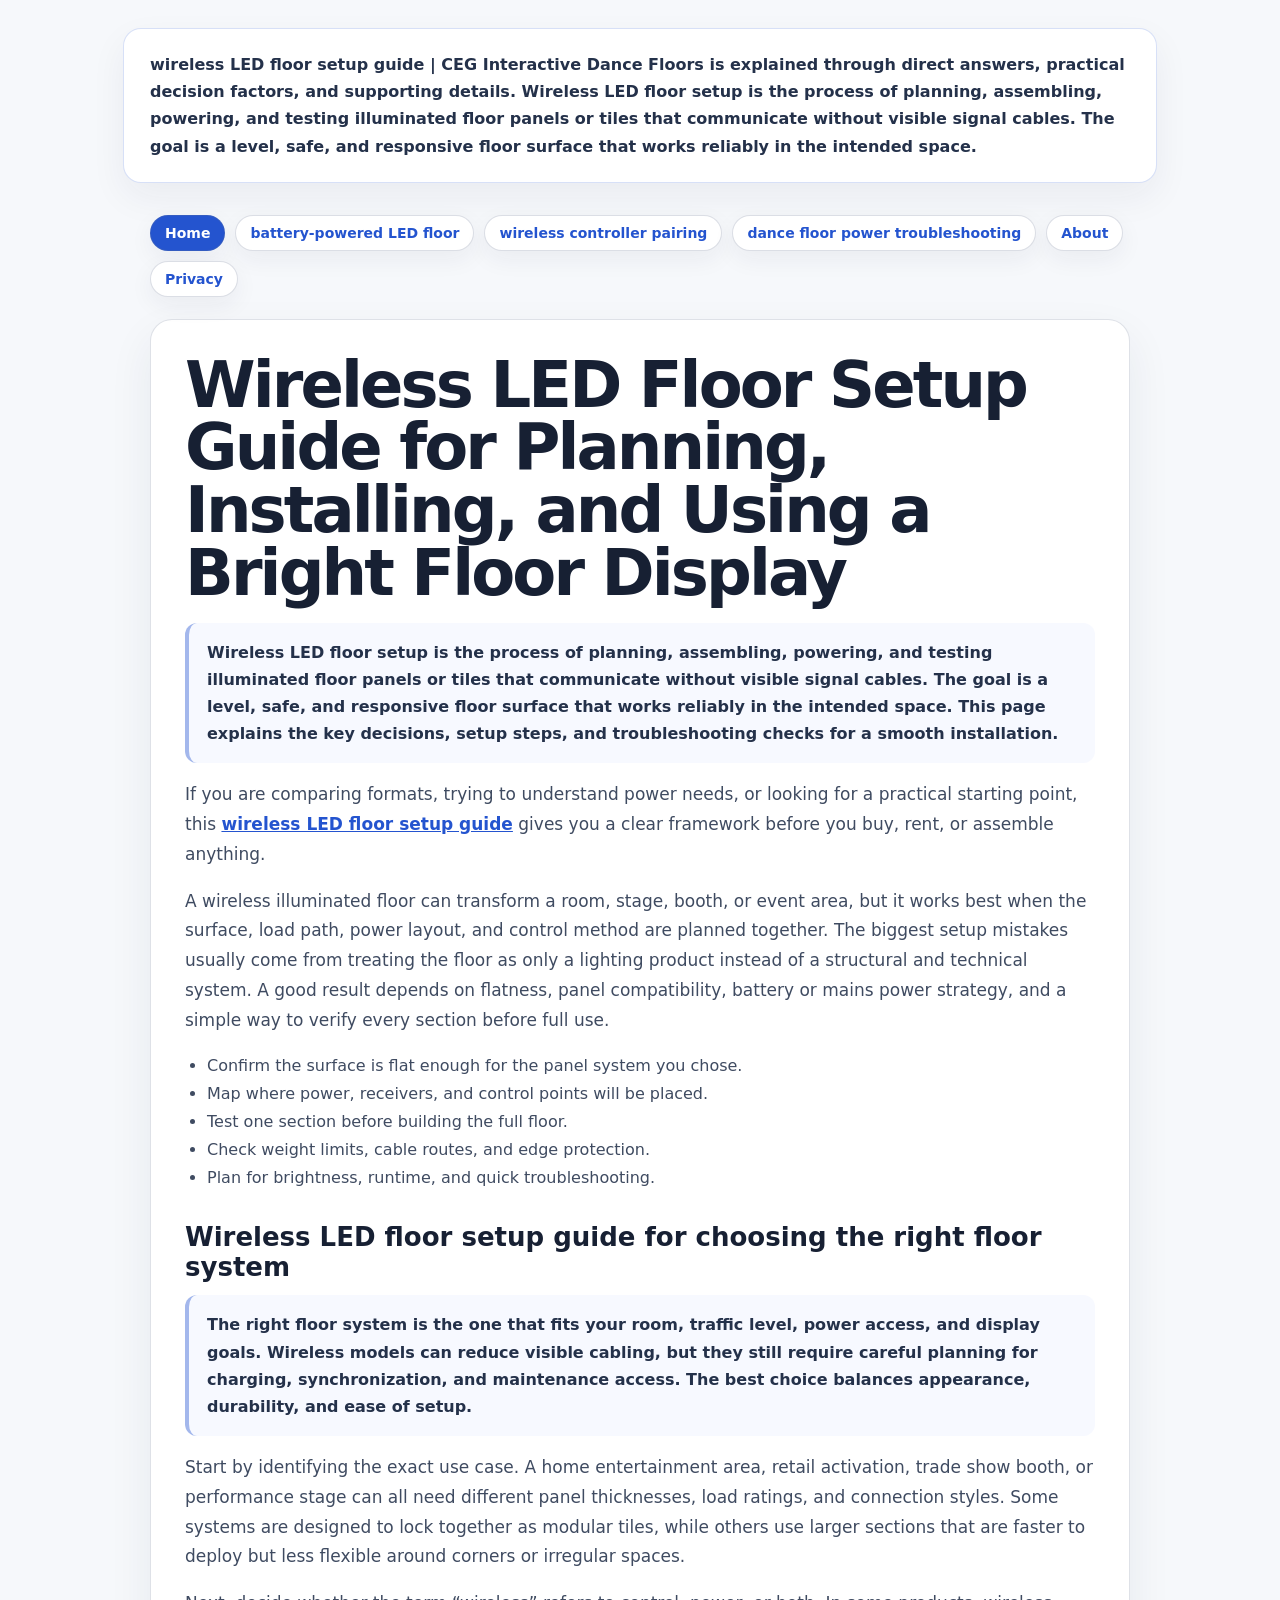
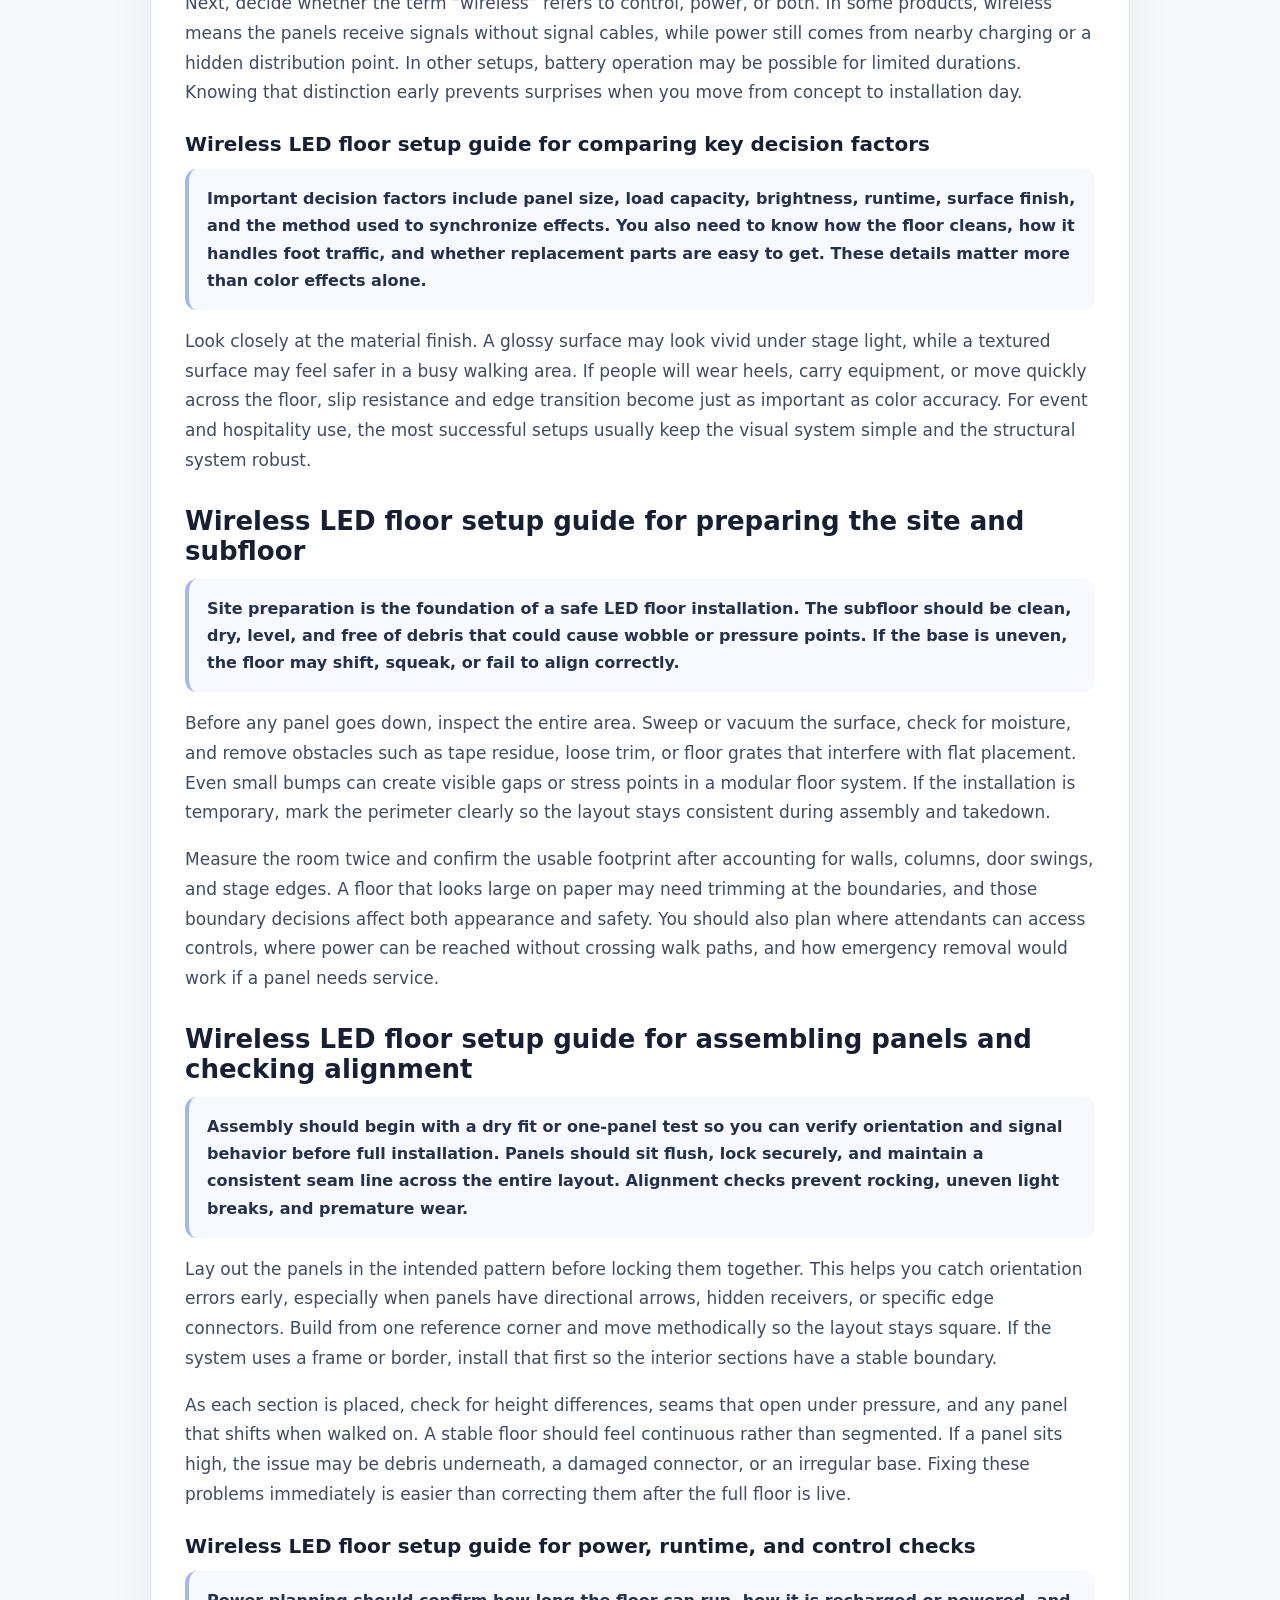
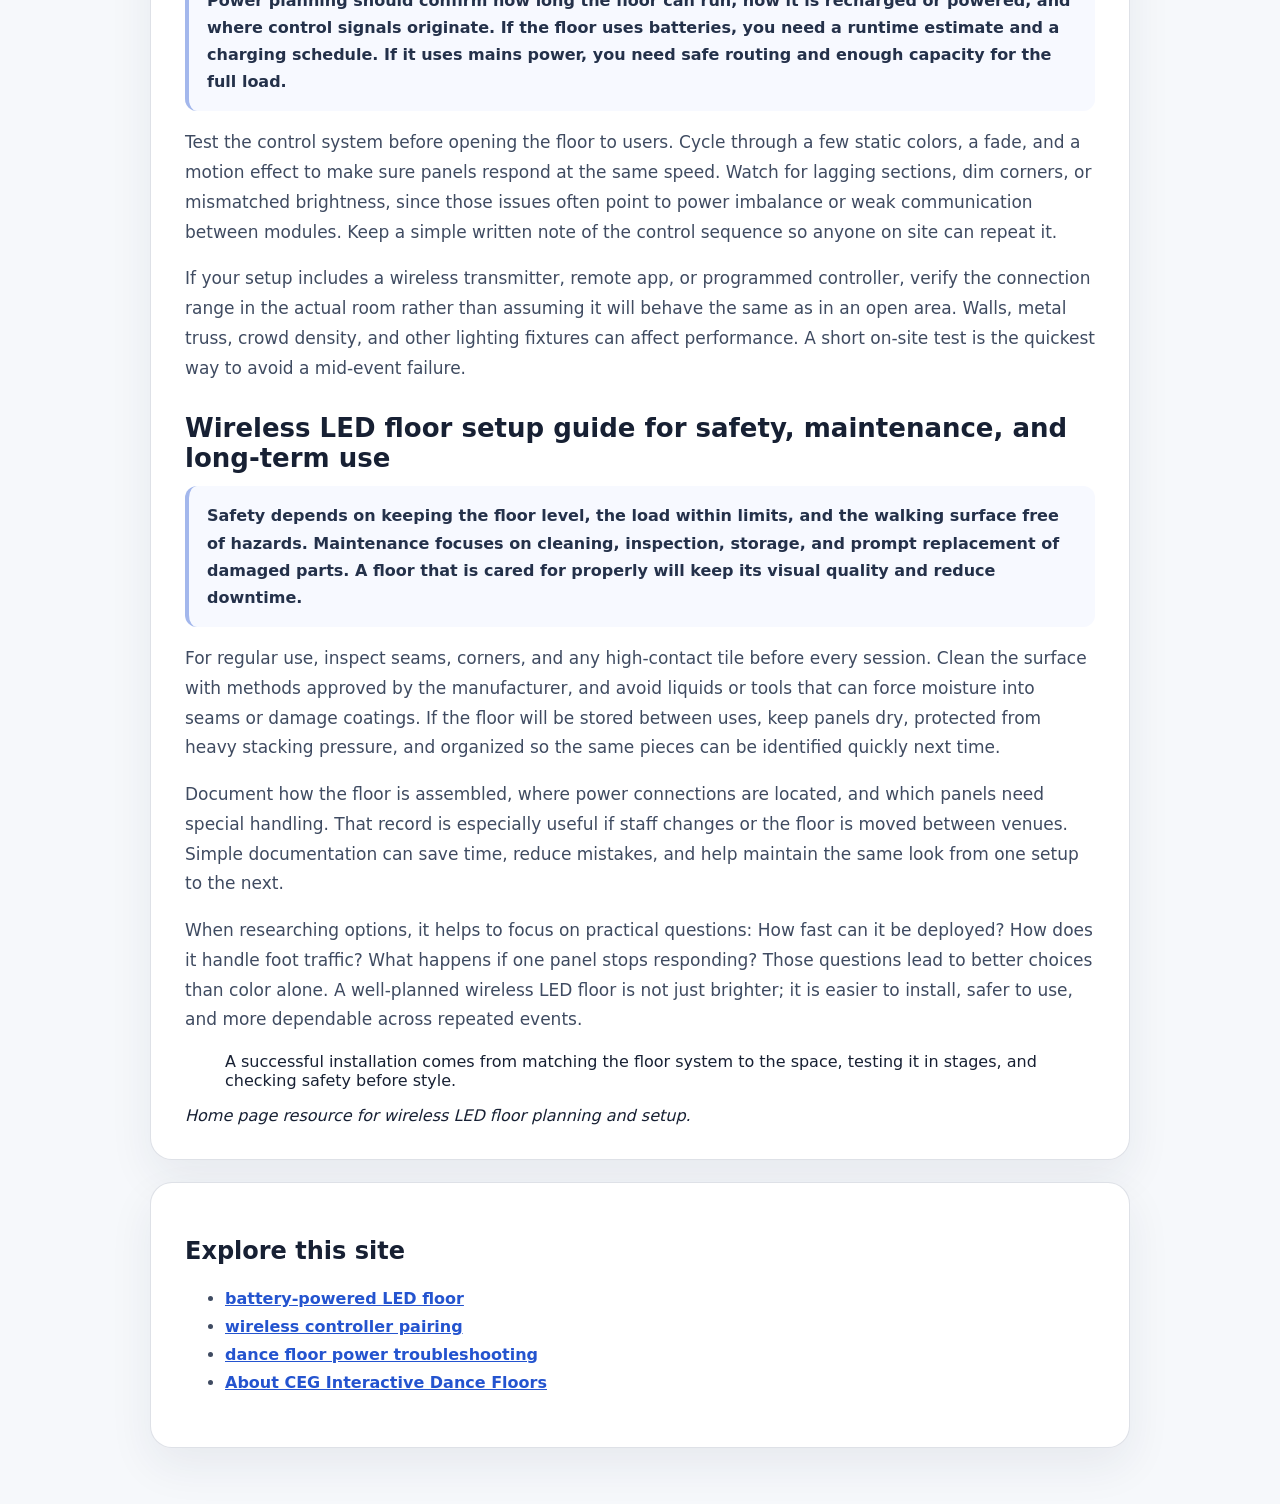
<file: index.html>
<!DOCTYPE html><html lang="en"> <head><meta charset="utf-8"><meta name="viewport" content="width=device-width, initial-scale=1"><title>wireless LED floor setup guide | CEG Interactive Dance Floors</title><meta name="description" content="A concise guide for wireless LED floor setup guide. Includes a local reference to CEG Interactive Dance Floors."><link rel="stylesheet" href="./styles.css"><script type="application/ld+json">{
  "@context": "https://schema.org",
  "@type": "Article",
  "headline": "wireless LED floor setup guide | CEG Interactive Dance Floors",
  "description": "A concise guide for wireless LED floor setup guide. Includes a local reference to CEG Interactive Dance Floors.",
  "about": {
    "@type": "Service",
    "name": "LED Dance Floor Rental"
  },
  "datePublished": "2026-08-06T00:03:48.329Z",
  "dateModified": "2026-08-06T00:03:48.329Z",
  "mentions": {
    "@type": "LocalBusiness",
    "name": "CEG Interactive Dance Floors",
    "url": "https://ceginteractive.com/led-dance-floors/"
  }
}</script></head> <body> <pre class="cs-aio-answer"><code>wireless LED floor setup guide | CEG Interactive Dance Floors is explained through direct answers, practical decision factors, and supporting details. Wireless LED floor setup is the process of planning, assembling, powering, and testing illuminated floor panels or tiles that communicate without visible signal cables. The goal is a level, safe, and responsive floor surface that works reliably in the intended space.</code></pre> <main class="cs-shell cs-layout-problem-solution"> <nav class="cs-nav" aria-label="Site navigation"><a href="./index.html" aria-current="page">Home</a><a href="./battery-powered-led-floor/index.html">battery-powered LED floor</a><a href="./wireless-controller-pairing/index.html">wireless controller pairing</a><a href="./dance-floor-power-troubleshooting/index.html">dance floor power troubleshooting</a><a href="./about/index.html">About</a><a href="./privacy-policy/index.html">Privacy</a></nav> <section class="cs-card cs-generated"><h1>Wireless LED Floor Setup Guide for Planning, Installing, and Using a Bright Floor Display</h1><pre><code>Wireless LED floor setup is the process of planning, assembling, powering, and testing illuminated floor panels or tiles that communicate without visible signal cables. The goal is a level, safe, and responsive floor surface that works reliably in the intended space. This page explains the key decisions, setup steps, and troubleshooting checks for a smooth installation.</code></pre><p>If you are comparing formats, trying to understand power needs, or looking for a practical starting point, this <a href="https://storage.googleapis.com/offpage-cloud-sites/cloud-sites/led-dance-floor-rental-f7d449dc/wireless-led-dance-floor-setup-a96fb026/wireless-led-floor-setup-guide/index.html">wireless LED floor setup guide</a> gives you a clear framework before you buy, rent, or assemble anything.</p><p>A wireless illuminated floor can transform a room, stage, booth, or event area, but it works best when the surface, load path, power layout, and control method are planned together. The biggest setup mistakes usually come from treating the floor as only a lighting product instead of a structural and technical system. A good result depends on flatness, panel compatibility, battery or mains power strategy, and a simple way to verify every section before full use.</p><ul><li>Confirm the surface is flat enough for the panel system you chose.</li><li>Map where power, receivers, and control points will be placed.</li><li>Test one section before building the full floor.</li><li>Check weight limits, cable routes, and edge protection.</li><li>Plan for brightness, runtime, and quick troubleshooting.</li></ul><h2>Wireless LED floor setup guide for choosing the right floor system</h2><pre><code>The right floor system is the one that fits your room, traffic level, power access, and display goals. Wireless models can reduce visible cabling, but they still require careful planning for charging, synchronization, and maintenance access. The best choice balances appearance, durability, and ease of setup.</code></pre><p>Start by identifying the exact use case. A home entertainment area, retail activation, trade show booth, or performance stage can all need different panel thicknesses, load ratings, and connection styles. Some systems are designed to lock together as modular tiles, while others use larger sections that are faster to deploy but less flexible around corners or irregular spaces.</p><p>Next, decide whether the term “wireless” refers to control, power, or both. In some products, wireless means the panels receive signals without signal cables, while power still comes from nearby charging or a hidden distribution point. In other setups, battery operation may be possible for limited durations. Knowing that distinction early prevents surprises when you move from concept to installation day.</p><h3>Wireless LED floor setup guide for comparing key decision factors</h3><pre><code>Important decision factors include panel size, load capacity, brightness, runtime, surface finish, and the method used to synchronize effects. You also need to know how the floor cleans, how it handles foot traffic, and whether replacement parts are easy to get. These details matter more than color effects alone.</code></pre><p>Look closely at the material finish. A glossy surface may look vivid under stage light, while a textured surface may feel safer in a busy walking area. If people will wear heels, carry equipment, or move quickly across the floor, slip resistance and edge transition become just as important as color accuracy. For event and hospitality use, the most successful setups usually keep the visual system simple and the structural system robust.</p><h2>Wireless LED floor setup guide for preparing the site and subfloor</h2><pre><code>Site preparation is the foundation of a safe LED floor installation. The subfloor should be clean, dry, level, and free of debris that could cause wobble or pressure points. If the base is uneven, the floor may shift, squeak, or fail to align correctly.</code></pre><p>Before any panel goes down, inspect the entire area. Sweep or vacuum the surface, check for moisture, and remove obstacles such as tape residue, loose trim, or floor grates that interfere with flat placement. Even small bumps can create visible gaps or stress points in a modular floor system. If the installation is temporary, mark the perimeter clearly so the layout stays consistent during assembly and takedown.</p><p>Measure the room twice and confirm the usable footprint after accounting for walls, columns, door swings, and stage edges. A floor that looks large on paper may need trimming at the boundaries, and those boundary decisions affect both appearance and safety. You should also plan where attendants can access controls, where power can be reached without crossing walk paths, and how emergency removal would work if a panel needs service.</p><h2>Wireless LED floor setup guide for assembling panels and checking alignment</h2><pre><code>Assembly should begin with a dry fit or one-panel test so you can verify orientation and signal behavior before full installation. Panels should sit flush, lock securely, and maintain a consistent seam line across the entire layout. Alignment checks prevent rocking, uneven light breaks, and premature wear.</code></pre><p>Lay out the panels in the intended pattern before locking them together. This helps you catch orientation errors early, especially when panels have directional arrows, hidden receivers, or specific edge connectors. Build from one reference corner and move methodically so the layout stays square. If the system uses a frame or border, install that first so the interior sections have a stable boundary.</p><p>As each section is placed, check for height differences, seams that open under pressure, and any panel that shifts when walked on. A stable floor should feel continuous rather than segmented. If a panel sits high, the issue may be debris underneath, a damaged connector, or an irregular base. Fixing these problems immediately is easier than correcting them after the full floor is live.</p><h3>Wireless LED floor setup guide for power, runtime, and control checks</h3><pre><code>Power planning should confirm how long the floor can run, how it is recharged or powered, and where control signals originate. If the floor uses batteries, you need a runtime estimate and a charging schedule. If it uses mains power, you need safe routing and enough capacity for the full load.</code></pre><p>Test the control system before opening the floor to users. Cycle through a few static colors, a fade, and a motion effect to make sure panels respond at the same speed. Watch for lagging sections, dim corners, or mismatched brightness, since those issues often point to power imbalance or weak communication between modules. Keep a simple written note of the control sequence so anyone on site can repeat it.</p><p>If your setup includes a wireless transmitter, remote app, or programmed controller, verify the connection range in the actual room rather than assuming it will behave the same as in an open area. Walls, metal truss, crowd density, and other lighting fixtures can affect performance. A short on-site test is the quickest way to avoid a mid-event failure.</p><h2>Wireless LED floor setup guide for safety, maintenance, and long-term use</h2><pre><code>Safety depends on keeping the floor level, the load within limits, and the walking surface free of hazards. Maintenance focuses on cleaning, inspection, storage, and prompt replacement of damaged parts. A floor that is cared for properly will keep its visual quality and reduce downtime.</code></pre><p>For regular use, inspect seams, corners, and any high-contact tile before every session. Clean the surface with methods approved by the manufacturer, and avoid liquids or tools that can force moisture into seams or damage coatings. If the floor will be stored between uses, keep panels dry, protected from heavy stacking pressure, and organized so the same pieces can be identified quickly next time.</p><p>Document how the floor is assembled, where power connections are located, and which panels need special handling. That record is especially useful if staff changes or the floor is moved between venues. Simple documentation can save time, reduce mistakes, and help maintain the same look from one setup to the next.</p><p>When researching options, it helps to focus on practical questions: How fast can it be deployed? How does it handle foot traffic? What happens if one panel stops responding? Those questions lead to better choices than color alone. A well-planned wireless LED floor is not just brighter; it is easier to install, safer to use, and more dependable across repeated events.</p><blockquote>A successful installation comes from matching the floor system to the space, testing it in stages, and checking safety before style.</blockquote><address>Home page resource for wireless LED floor planning and setup.</address></section> <section class="cs-card"><h2>Explore this site</h2><ul><li><a href="./battery-powered-led-floor/index.html">battery-powered LED floor</a></li><li><a href="./wireless-controller-pairing/index.html">wireless controller pairing</a></li><li><a href="./dance-floor-power-troubleshooting/index.html">dance floor power troubleshooting</a></li><li><a href="./about/index.html">About CEG Interactive Dance Floors</a></li></ul></section> </main> </body></html>
</file>
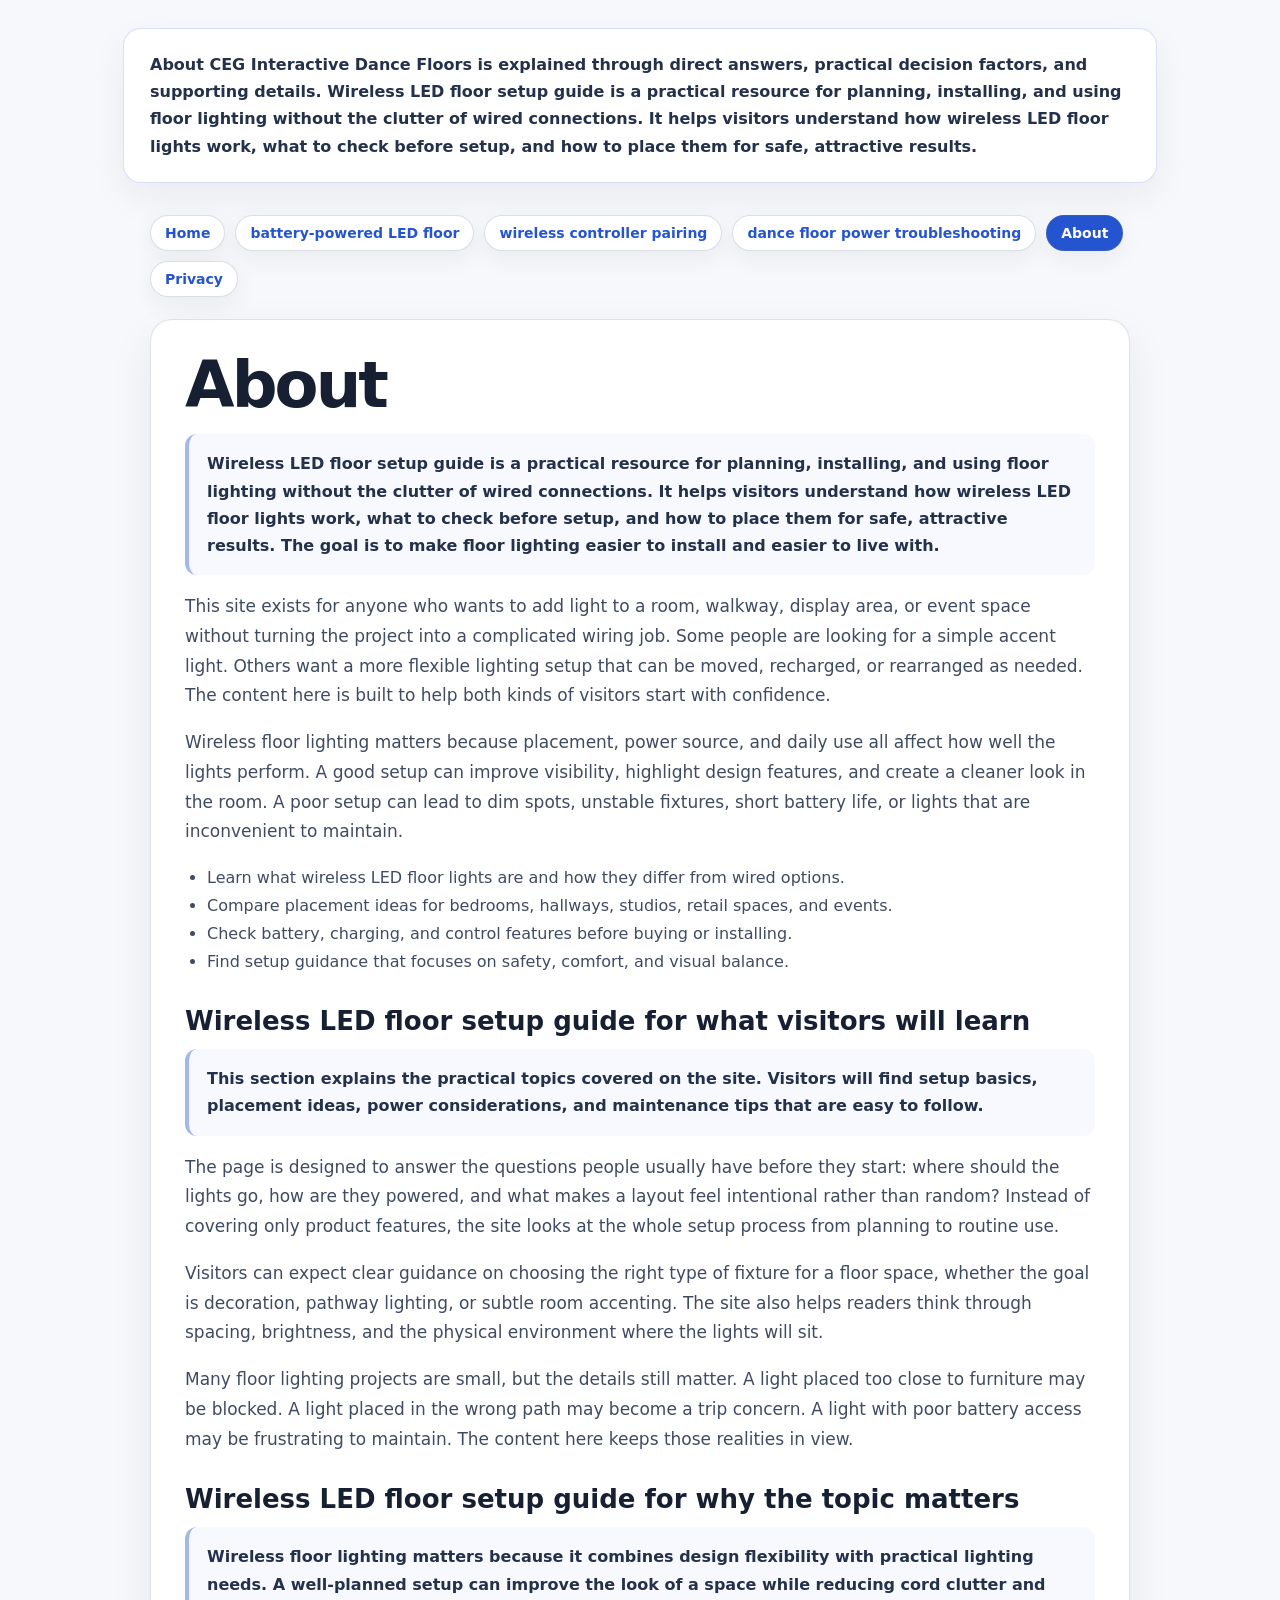
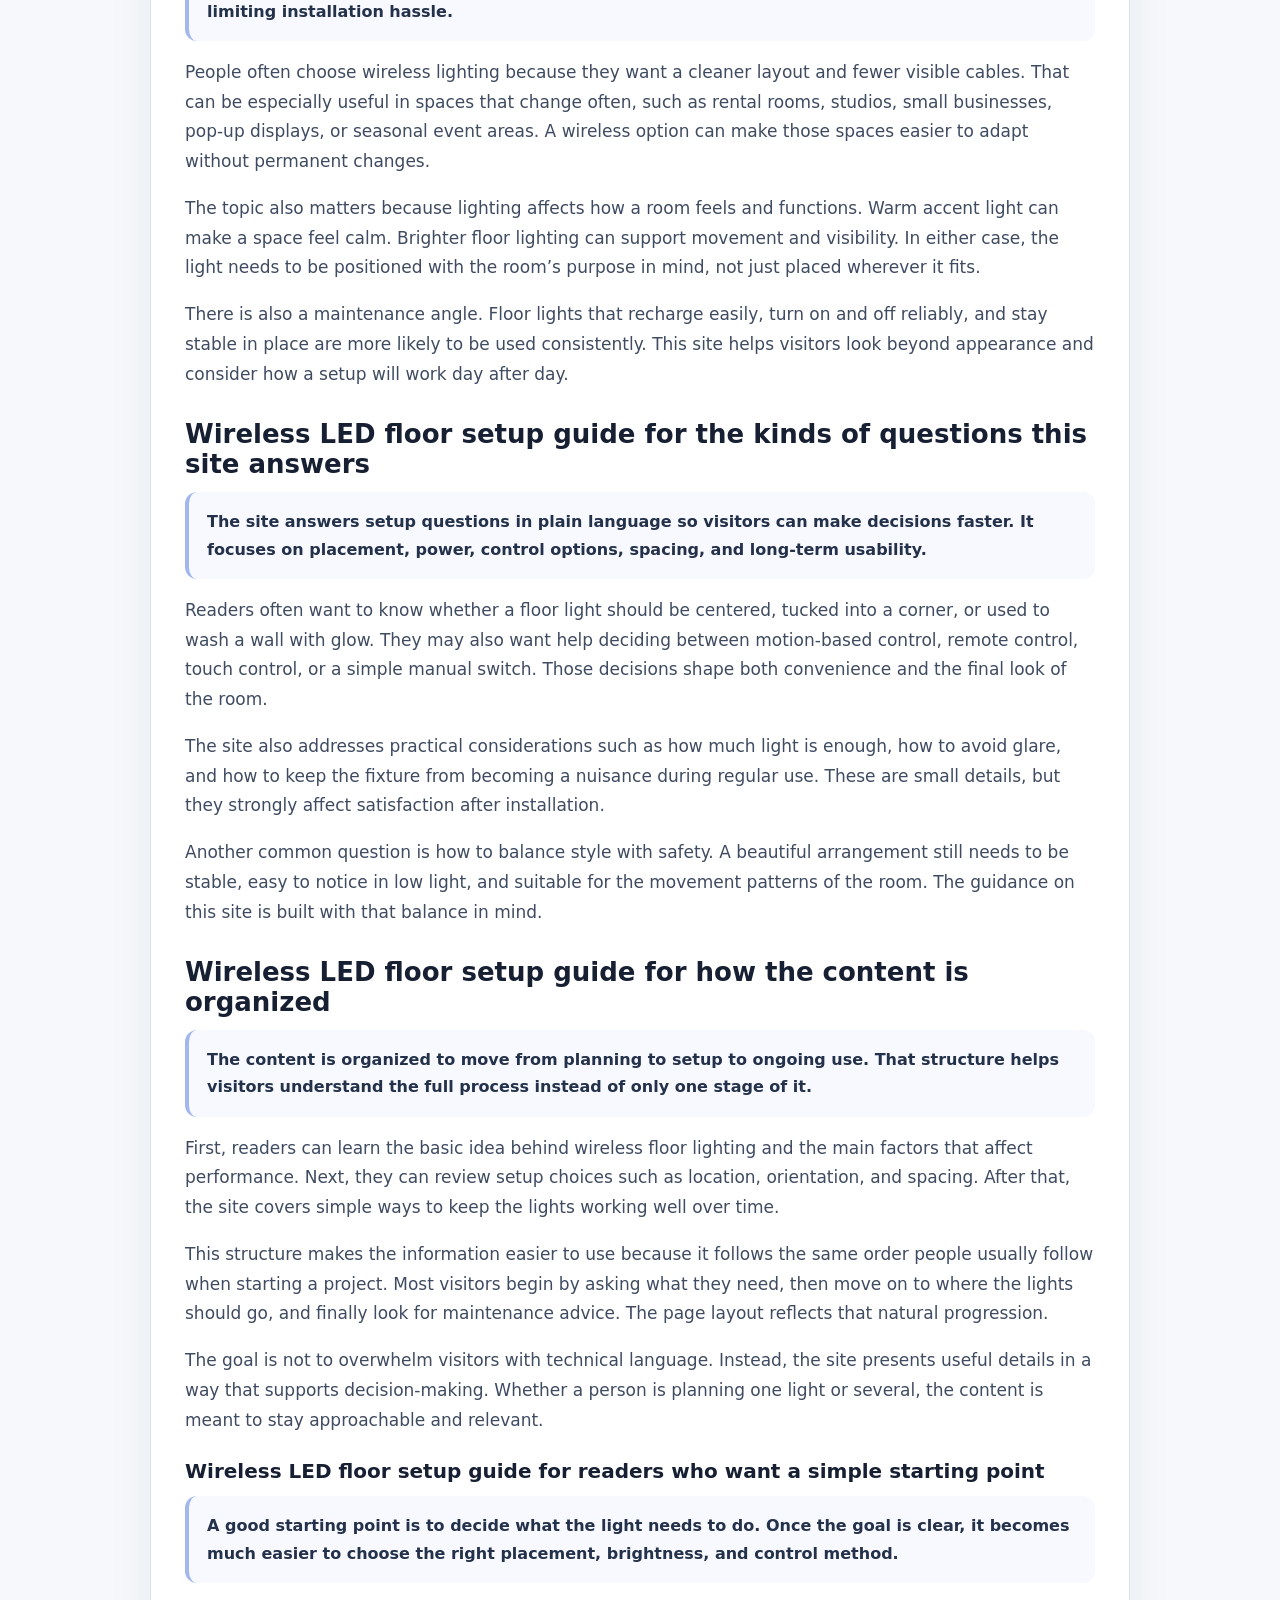
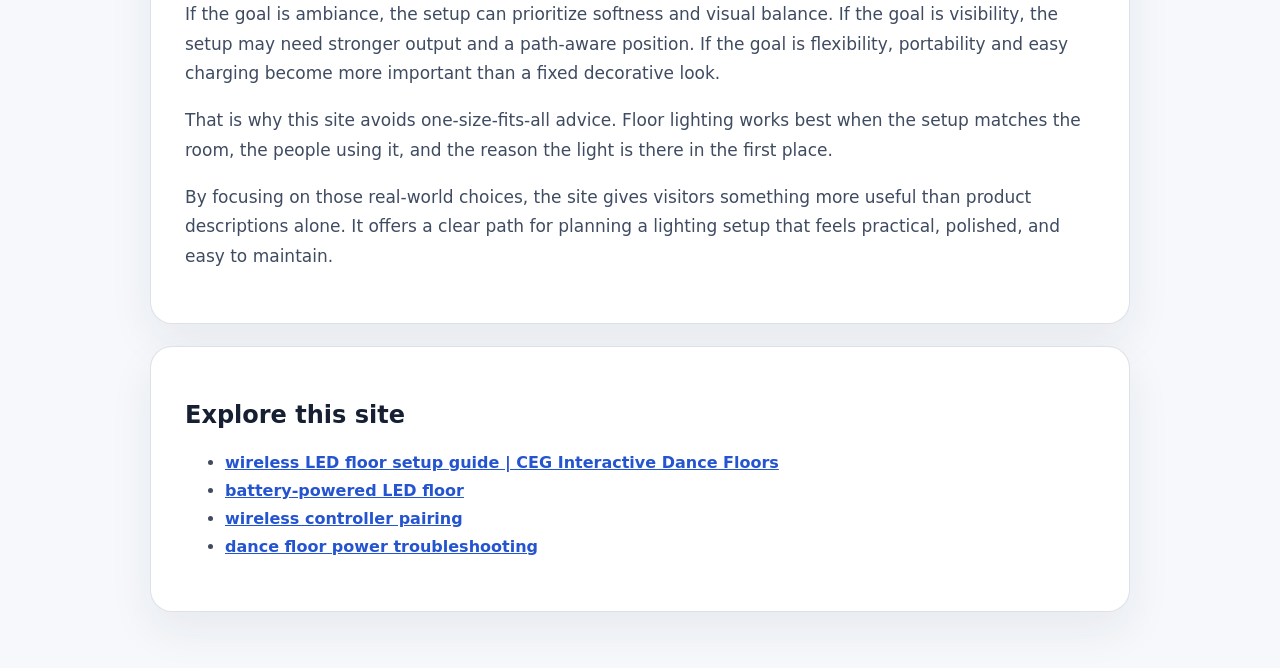
<file: about/index.html>
<!DOCTYPE html><html lang="en"> <head><meta charset="utf-8"><meta name="viewport" content="width=device-width, initial-scale=1"><title>About CEG Interactive Dance Floors</title><meta name="description" content="About this wireless LED floor setup guide resource site."><link rel="stylesheet" href="../styles.css"><script type="application/ld+json">{
  "@context": "https://schema.org",
  "@type": "Article",
  "headline": "About CEG Interactive Dance Floors",
  "description": "About this wireless LED floor setup guide resource site.",
  "about": {
    "@type": "Service",
    "name": "LED Dance Floor Rental"
  },
  "datePublished": "2026-08-06T00:03:48.331Z",
  "dateModified": "2026-08-06T00:03:48.331Z",
  "mentions": {
    "@type": "LocalBusiness",
    "name": "CEG Interactive Dance Floors",
    "url": "https://ceginteractive.com/led-dance-floors/"
  }
}</script></head> <body> <pre class="cs-aio-answer"><code>About CEG Interactive Dance Floors is explained through direct answers, practical decision factors, and supporting details. Wireless LED floor setup guide is a practical resource for planning, installing, and using floor lighting without the clutter of wired connections. It helps visitors understand how wireless LED floor lights work, what to check before setup, and how to place them for safe, attractive results.</code></pre> <main class="cs-shell cs-layout-problem-solution"> <nav class="cs-nav" aria-label="Site navigation"><a href="../index.html">Home</a><a href="../battery-powered-led-floor/index.html">battery-powered LED floor</a><a href="../wireless-controller-pairing/index.html">wireless controller pairing</a><a href="../dance-floor-power-troubleshooting/index.html">dance floor power troubleshooting</a><a href="../about/index.html" aria-current="page">About</a><a href="../privacy-policy/index.html">Privacy</a></nav> <section class="cs-card cs-generated"><h1>About</h1><pre><code>Wireless LED floor setup guide is a practical resource for planning, installing, and using floor lighting without the clutter of wired connections. It helps visitors understand how wireless LED floor lights work, what to check before setup, and how to place them for safe, attractive results. The goal is to make floor lighting easier to install and easier to live with.</code></pre><p>This site exists for anyone who wants to add light to a room, walkway, display area, or event space without turning the project into a complicated wiring job. Some people are looking for a simple accent light. Others want a more flexible lighting setup that can be moved, recharged, or rearranged as needed. The content here is built to help both kinds of visitors start with confidence.</p><p>Wireless floor lighting matters because placement, power source, and daily use all affect how well the lights perform. A good setup can improve visibility, highlight design features, and create a cleaner look in the room. A poor setup can lead to dim spots, unstable fixtures, short battery life, or lights that are inconvenient to maintain.</p><ul><li>Learn what wireless LED floor lights are and how they differ from wired options.</li><li>Compare placement ideas for bedrooms, hallways, studios, retail spaces, and events.</li><li>Check battery, charging, and control features before buying or installing.</li><li>Find setup guidance that focuses on safety, comfort, and visual balance.</li></ul><h2>Wireless LED floor setup guide for what visitors will learn</h2><pre><code>This section explains the practical topics covered on the site. Visitors will find setup basics, placement ideas, power considerations, and maintenance tips that are easy to follow.</code></pre><p>The page is designed to answer the questions people usually have before they start: where should the lights go, how are they powered, and what makes a layout feel intentional rather than random? Instead of covering only product features, the site looks at the whole setup process from planning to routine use.</p><p>Visitors can expect clear guidance on choosing the right type of fixture for a floor space, whether the goal is decoration, pathway lighting, or subtle room accenting. The site also helps readers think through spacing, brightness, and the physical environment where the lights will sit.</p><p>Many floor lighting projects are small, but the details still matter. A light placed too close to furniture may be blocked. A light placed in the wrong path may become a trip concern. A light with poor battery access may be frustrating to maintain. The content here keeps those realities in view.</p><h2>Wireless LED floor setup guide for why the topic matters</h2><pre><code>Wireless floor lighting matters because it combines design flexibility with practical lighting needs. A well-planned setup can improve the look of a space while reducing cord clutter and limiting installation hassle.</code></pre><p>People often choose wireless lighting because they want a cleaner layout and fewer visible cables. That can be especially useful in spaces that change often, such as rental rooms, studios, small businesses, pop-up displays, or seasonal event areas. A wireless option can make those spaces easier to adapt without permanent changes.</p><p>The topic also matters because lighting affects how a room feels and functions. Warm accent light can make a space feel calm. Brighter floor lighting can support movement and visibility. In either case, the light needs to be positioned with the room’s purpose in mind, not just placed wherever it fits.</p><p>There is also a maintenance angle. Floor lights that recharge easily, turn on and off reliably, and stay stable in place are more likely to be used consistently. This site helps visitors look beyond appearance and consider how a setup will work day after day.</p><h2>Wireless LED floor setup guide for the kinds of questions this site answers</h2><pre><code>The site answers setup questions in plain language so visitors can make decisions faster. It focuses on placement, power, control options, spacing, and long-term usability.</code></pre><p>Readers often want to know whether a floor light should be centered, tucked into a corner, or used to wash a wall with glow. They may also want help deciding between motion-based control, remote control, touch control, or a simple manual switch. Those decisions shape both convenience and the final look of the room.</p><p>The site also addresses practical considerations such as how much light is enough, how to avoid glare, and how to keep the fixture from becoming a nuisance during regular use. These are small details, but they strongly affect satisfaction after installation.</p><p>Another common question is how to balance style with safety. A beautiful arrangement still needs to be stable, easy to notice in low light, and suitable for the movement patterns of the room. The guidance on this site is built with that balance in mind.</p><h2>Wireless LED floor setup guide for how the content is organized</h2><pre><code>The content is organized to move from planning to setup to ongoing use. That structure helps visitors understand the full process instead of only one stage of it.</code></pre><p>First, readers can learn the basic idea behind wireless floor lighting and the main factors that affect performance. Next, they can review setup choices such as location, orientation, and spacing. After that, the site covers simple ways to keep the lights working well over time.</p><p>This structure makes the information easier to use because it follows the same order people usually follow when starting a project. Most visitors begin by asking what they need, then move on to where the lights should go, and finally look for maintenance advice. The page layout reflects that natural progression.</p><p>The goal is not to overwhelm visitors with technical language. Instead, the site presents useful details in a way that supports decision-making. Whether a person is planning one light or several, the content is meant to stay approachable and relevant.</p><h3>Wireless LED floor setup guide for readers who want a simple starting point</h3><pre><code>A good starting point is to decide what the light needs to do. Once the goal is clear, it becomes much easier to choose the right placement, brightness, and control method.</code></pre><p>If the goal is ambiance, the setup can prioritize softness and visual balance. If the goal is visibility, the setup may need stronger output and a path-aware position. If the goal is flexibility, portability and easy charging become more important than a fixed decorative look.</p><p>That is why this site avoids one-size-fits-all advice. Floor lighting works best when the setup matches the room, the people using it, and the reason the light is there in the first place.</p><p>By focusing on those real-world choices, the site gives visitors something more useful than product descriptions alone. It offers a clear path for planning a lighting setup that feels practical, polished, and easy to maintain.</p></section> <section class="cs-card"><h2>Explore this site</h2><ul><li><a href="../index.html">wireless LED floor setup guide | CEG Interactive Dance Floors</a></li><li><a href="../battery-powered-led-floor/index.html">battery-powered LED floor</a></li><li><a href="../wireless-controller-pairing/index.html">wireless controller pairing</a></li><li><a href="../dance-floor-power-troubleshooting/index.html">dance floor power troubleshooting</a></li></ul></section> </main> </body></html>
</file>
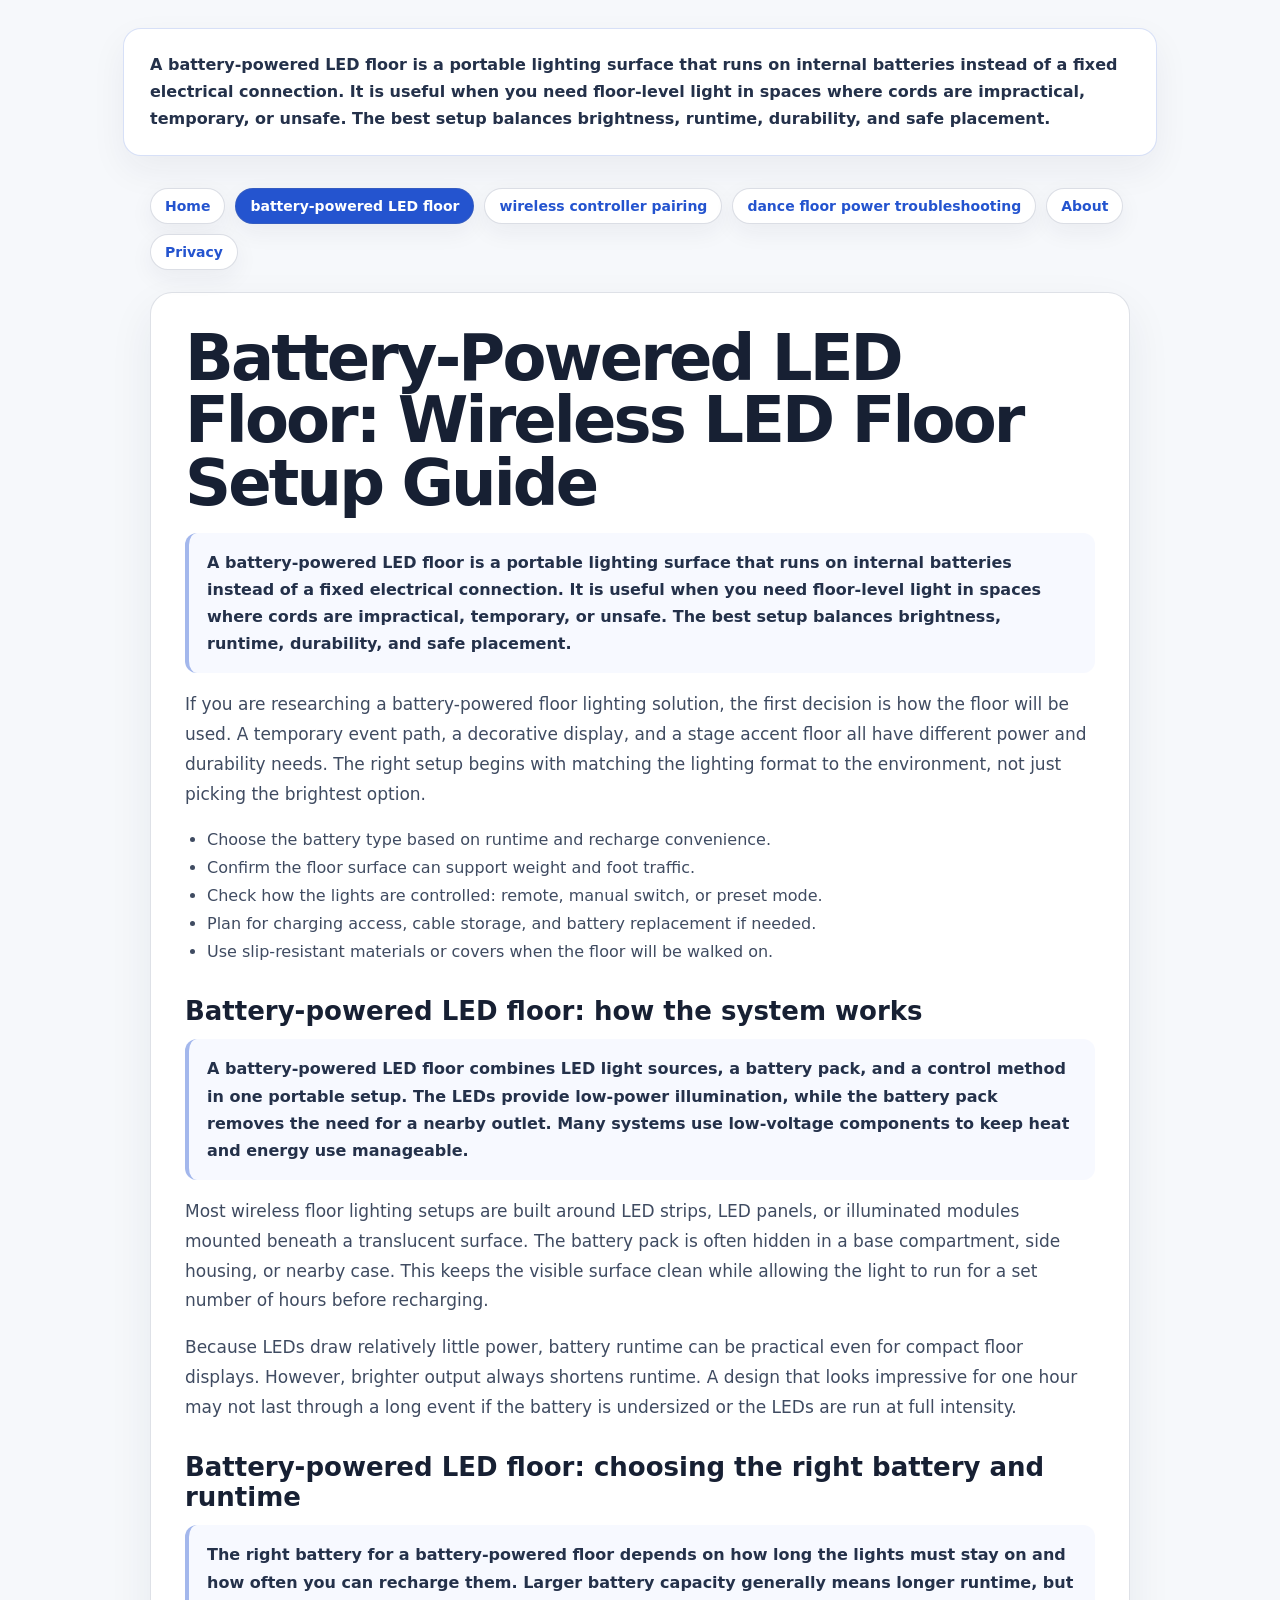
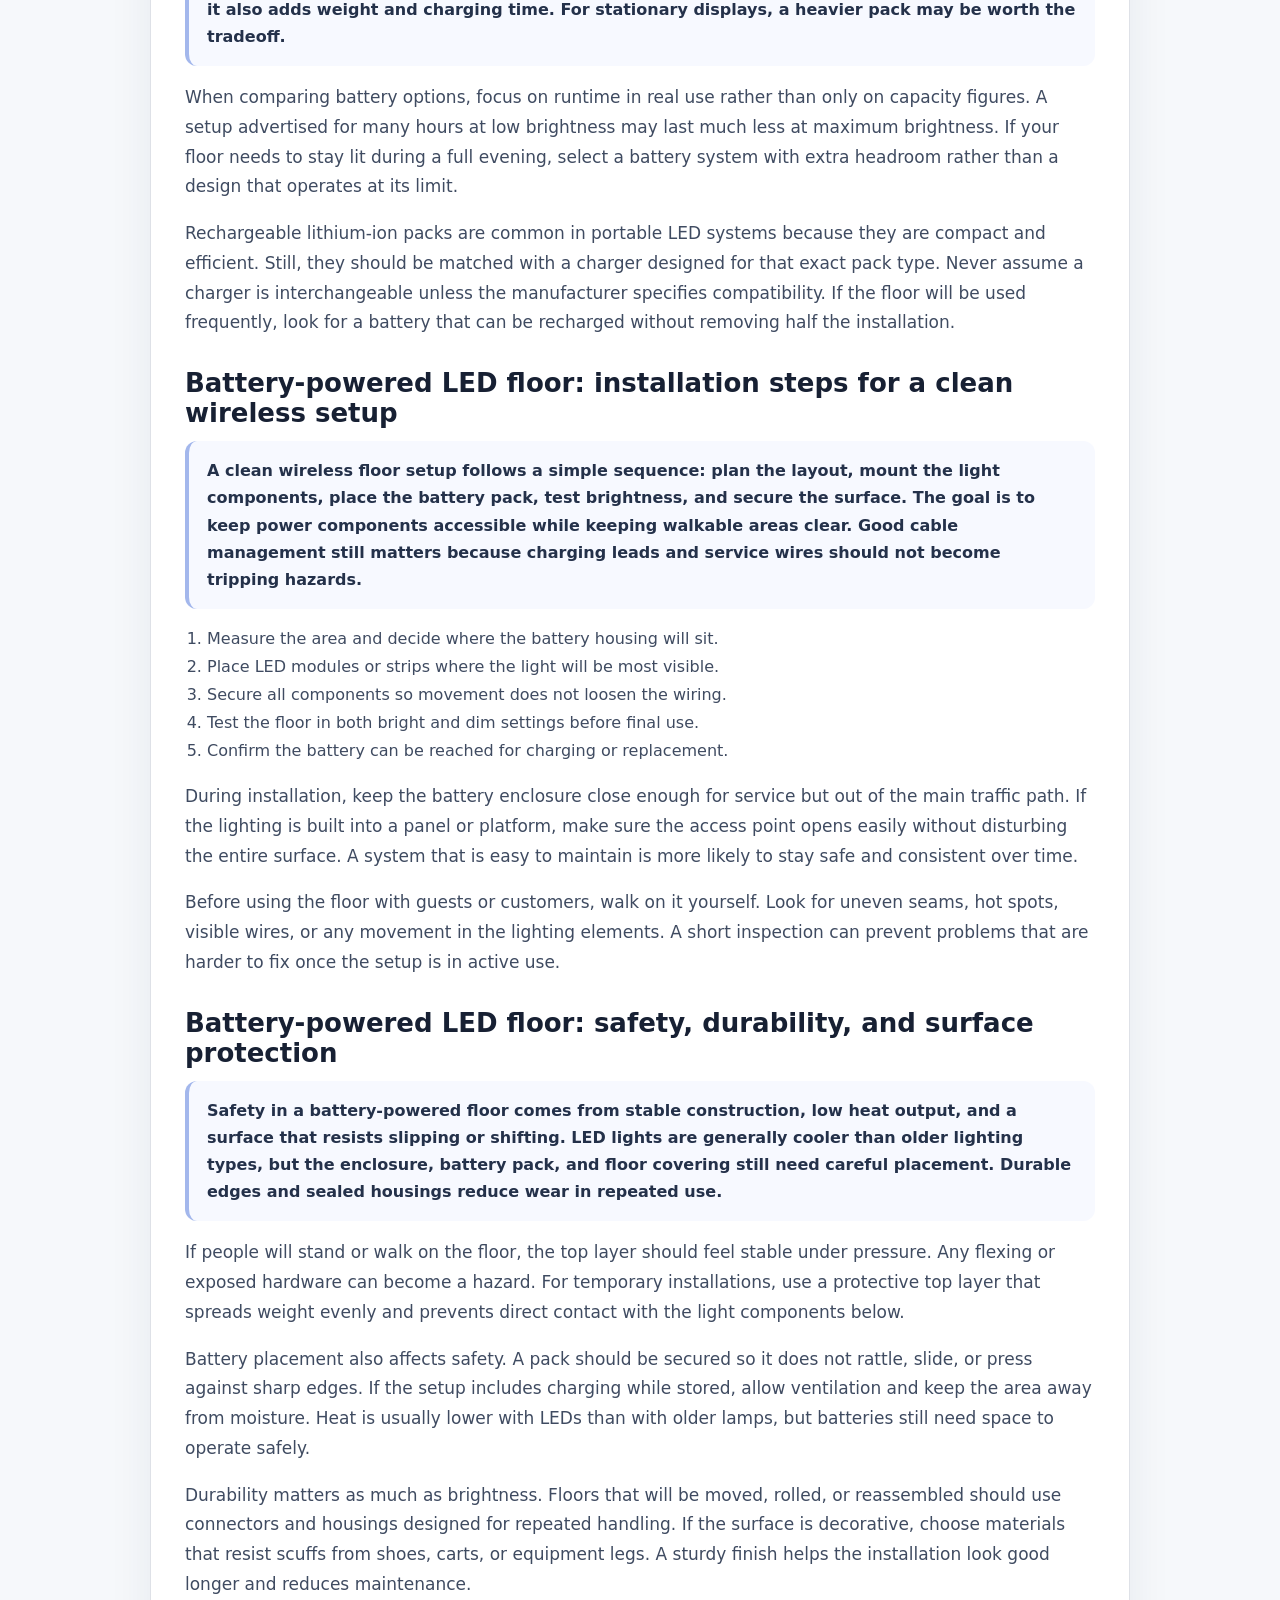
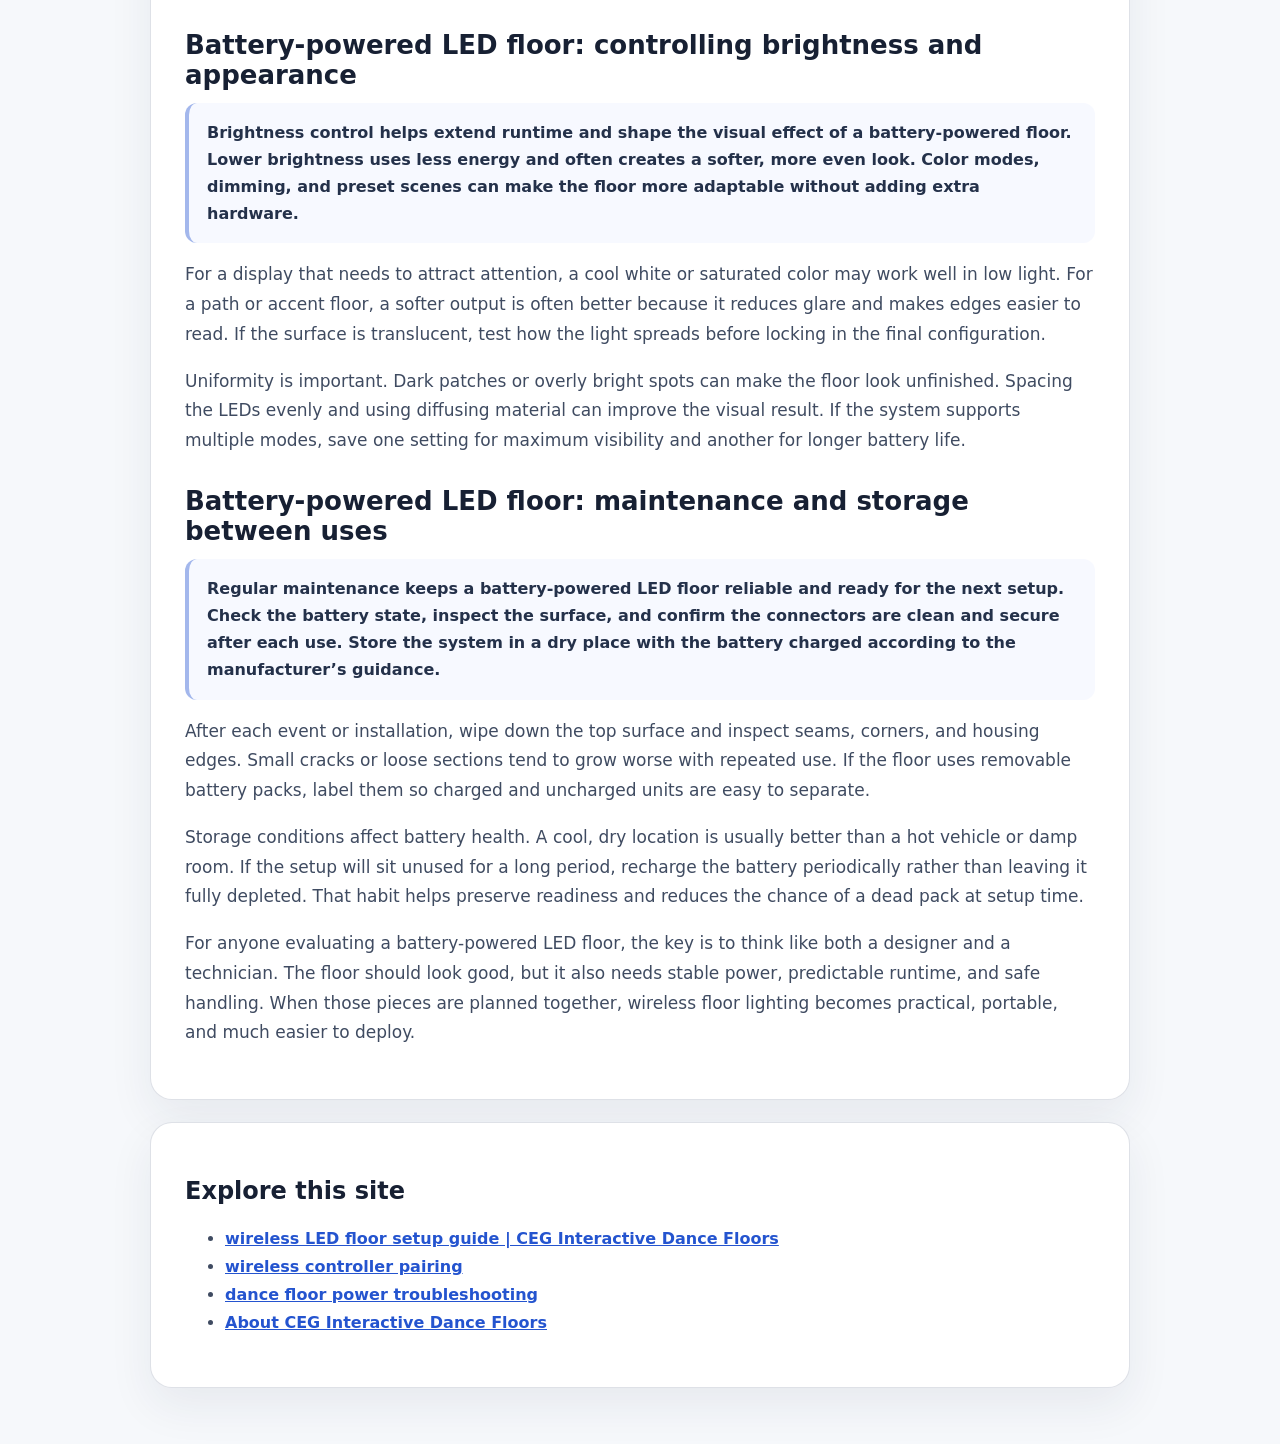
<file: battery-powered-led-floor/index.html>
<!DOCTYPE html><html lang="en"> <head><meta charset="utf-8"><meta name="viewport" content="width=device-width, initial-scale=1"><title>battery-powered LED floor</title><meta name="description" content="A concise guide for battery-powered LED floor. Includes a local reference to CEG Interactive Dance Floors."><link rel="stylesheet" href="../styles.css"><script type="application/ld+json">{
  "@context": "https://schema.org",
  "@type": "Article",
  "headline": "battery-powered LED floor",
  "description": "A concise guide for battery-powered LED floor. Includes a local reference to CEG Interactive Dance Floors.",
  "about": {
    "@type": "Service",
    "name": "LED Dance Floor Rental"
  },
  "datePublished": "2026-08-06T00:03:48.330Z",
  "dateModified": "2026-08-06T00:03:48.330Z",
  "mentions": {
    "@type": "LocalBusiness",
    "name": "CEG Interactive Dance Floors",
    "url": "https://ceginteractive.com/led-dance-floors/"
  }
}</script></head> <body> <pre class="cs-aio-answer"><code>A battery-powered LED floor is a portable lighting surface that runs on internal batteries instead of a fixed electrical connection. It is useful when you need floor-level light in spaces where cords are impractical, temporary, or unsafe. The best setup balances brightness, runtime, durability, and safe placement.</code></pre> <main class="cs-shell cs-layout-problem-solution"> <nav class="cs-nav" aria-label="Site navigation"><a href="../index.html">Home</a><a href="../battery-powered-led-floor/index.html" aria-current="page">battery-powered LED floor</a><a href="../wireless-controller-pairing/index.html">wireless controller pairing</a><a href="../dance-floor-power-troubleshooting/index.html">dance floor power troubleshooting</a><a href="../about/index.html">About</a><a href="../privacy-policy/index.html">Privacy</a></nav> <section class="cs-card cs-generated"><h1>Battery-Powered LED Floor: Wireless LED Floor Setup Guide</h1><pre><code>A battery-powered LED floor is a portable lighting surface that runs on internal batteries instead of a fixed electrical connection. It is useful when you need floor-level light in spaces where cords are impractical, temporary, or unsafe. The best setup balances brightness, runtime, durability, and safe placement.</code></pre><p>If you are researching a battery-powered floor lighting solution, the first decision is how the floor will be used. A temporary event path, a decorative display, and a stage accent floor all have different power and durability needs. The right setup begins with matching the lighting format to the environment, not just picking the brightest option.</p><ul><li>Choose the battery type based on runtime and recharge convenience.</li><li>Confirm the floor surface can support weight and foot traffic.</li><li>Check how the lights are controlled: remote, manual switch, or preset mode.</li><li>Plan for charging access, cable storage, and battery replacement if needed.</li><li>Use slip-resistant materials or covers when the floor will be walked on.</li></ul><h2>Battery-powered LED floor: how the system works</h2><pre><code>A battery-powered LED floor combines LED light sources, a battery pack, and a control method in one portable setup. The LEDs provide low-power illumination, while the battery pack removes the need for a nearby outlet. Many systems use low-voltage components to keep heat and energy use manageable.</code></pre><p>Most wireless floor lighting setups are built around LED strips, LED panels, or illuminated modules mounted beneath a translucent surface. The battery pack is often hidden in a base compartment, side housing, or nearby case. This keeps the visible surface clean while allowing the light to run for a set number of hours before recharging.</p><p>Because LEDs draw relatively little power, battery runtime can be practical even for compact floor displays. However, brighter output always shortens runtime. A design that looks impressive for one hour may not last through a long event if the battery is undersized or the LEDs are run at full intensity.</p><h2>Battery-powered LED floor: choosing the right battery and runtime</h2><pre><code>The right battery for a battery-powered floor depends on how long the lights must stay on and how often you can recharge them. Larger battery capacity generally means longer runtime, but it also adds weight and charging time. For stationary displays, a heavier pack may be worth the tradeoff.</code></pre><p>When comparing battery options, focus on runtime in real use rather than only on capacity figures. A setup advertised for many hours at low brightness may last much less at maximum brightness. If your floor needs to stay lit during a full evening, select a battery system with extra headroom rather than a design that operates at its limit.</p><p>Rechargeable lithium-ion packs are common in portable LED systems because they are compact and efficient. Still, they should be matched with a charger designed for that exact pack type. Never assume a charger is interchangeable unless the manufacturer specifies compatibility. If the floor will be used frequently, look for a battery that can be recharged without removing half the installation.</p><h2>Battery-powered LED floor: installation steps for a clean wireless setup</h2><pre><code>A clean wireless floor setup follows a simple sequence: plan the layout, mount the light components, place the battery pack, test brightness, and secure the surface. The goal is to keep power components accessible while keeping walkable areas clear. Good cable management still matters because charging leads and service wires should not become tripping hazards.</code></pre><ol><li>Measure the area and decide where the battery housing will sit.</li><li>Place LED modules or strips where the light will be most visible.</li><li>Secure all components so movement does not loosen the wiring.</li><li>Test the floor in both bright and dim settings before final use.</li><li>Confirm the battery can be reached for charging or replacement.</li></ol><p>During installation, keep the battery enclosure close enough for service but out of the main traffic path. If the lighting is built into a panel or platform, make sure the access point opens easily without disturbing the entire surface. A system that is easy to maintain is more likely to stay safe and consistent over time.</p><p>Before using the floor with guests or customers, walk on it yourself. Look for uneven seams, hot spots, visible wires, or any movement in the lighting elements. A short inspection can prevent problems that are harder to fix once the setup is in active use.</p><h2>Battery-powered LED floor: safety, durability, and surface protection</h2><pre><code>Safety in a battery-powered floor comes from stable construction, low heat output, and a surface that resists slipping or shifting. LED lights are generally cooler than older lighting types, but the enclosure, battery pack, and floor covering still need careful placement. Durable edges and sealed housings reduce wear in repeated use.</code></pre><p>If people will stand or walk on the floor, the top layer should feel stable under pressure. Any flexing or exposed hardware can become a hazard. For temporary installations, use a protective top layer that spreads weight evenly and prevents direct contact with the light components below.</p><p>Battery placement also affects safety. A pack should be secured so it does not rattle, slide, or press against sharp edges. If the setup includes charging while stored, allow ventilation and keep the area away from moisture. Heat is usually lower with LEDs than with older lamps, but batteries still need space to operate safely.</p><p>Durability matters as much as brightness. Floors that will be moved, rolled, or reassembled should use connectors and housings designed for repeated handling. If the surface is decorative, choose materials that resist scuffs from shoes, carts, or equipment legs. A sturdy finish helps the installation look good longer and reduces maintenance.</p><h2>Battery-powered LED floor: controlling brightness and appearance</h2><pre><code>Brightness control helps extend runtime and shape the visual effect of a battery-powered floor. Lower brightness uses less energy and often creates a softer, more even look. Color modes, dimming, and preset scenes can make the floor more adaptable without adding extra hardware.</code></pre><p>For a display that needs to attract attention, a cool white or saturated color may work well in low light. For a path or accent floor, a softer output is often better because it reduces glare and makes edges easier to read. If the surface is translucent, test how the light spreads before locking in the final configuration.</p><p>Uniformity is important. Dark patches or overly bright spots can make the floor look unfinished. Spacing the LEDs evenly and using diffusing material can improve the visual result. If the system supports multiple modes, save one setting for maximum visibility and another for longer battery life.</p><h2>Battery-powered LED floor: maintenance and storage between uses</h2><pre><code>Regular maintenance keeps a battery-powered LED floor reliable and ready for the next setup. Check the battery state, inspect the surface, and confirm the connectors are clean and secure after each use. Store the system in a dry place with the battery charged according to the manufacturer’s guidance.</code></pre><p>After each event or installation, wipe down the top surface and inspect seams, corners, and housing edges. Small cracks or loose sections tend to grow worse with repeated use. If the floor uses removable battery packs, label them so charged and uncharged units are easy to separate.</p><p>Storage conditions affect battery health. A cool, dry location is usually better than a hot vehicle or damp room. If the setup will sit unused for a long period, recharge the battery periodically rather than leaving it fully depleted. That habit helps preserve readiness and reduces the chance of a dead pack at setup time.</p><p>For anyone evaluating a battery-powered LED floor, the key is to think like both a designer and a technician. The floor should look good, but it also needs stable power, predictable runtime, and safe handling. When those pieces are planned together, wireless floor lighting becomes practical, portable, and much easier to deploy.</p></section> <section class="cs-card"><h2>Explore this site</h2><ul><li><a href="../index.html">wireless LED floor setup guide | CEG Interactive Dance Floors</a></li><li><a href="../wireless-controller-pairing/index.html">wireless controller pairing</a></li><li><a href="../dance-floor-power-troubleshooting/index.html">dance floor power troubleshooting</a></li><li><a href="../about/index.html">About CEG Interactive Dance Floors</a></li></ul></section> </main> </body></html>
</file>
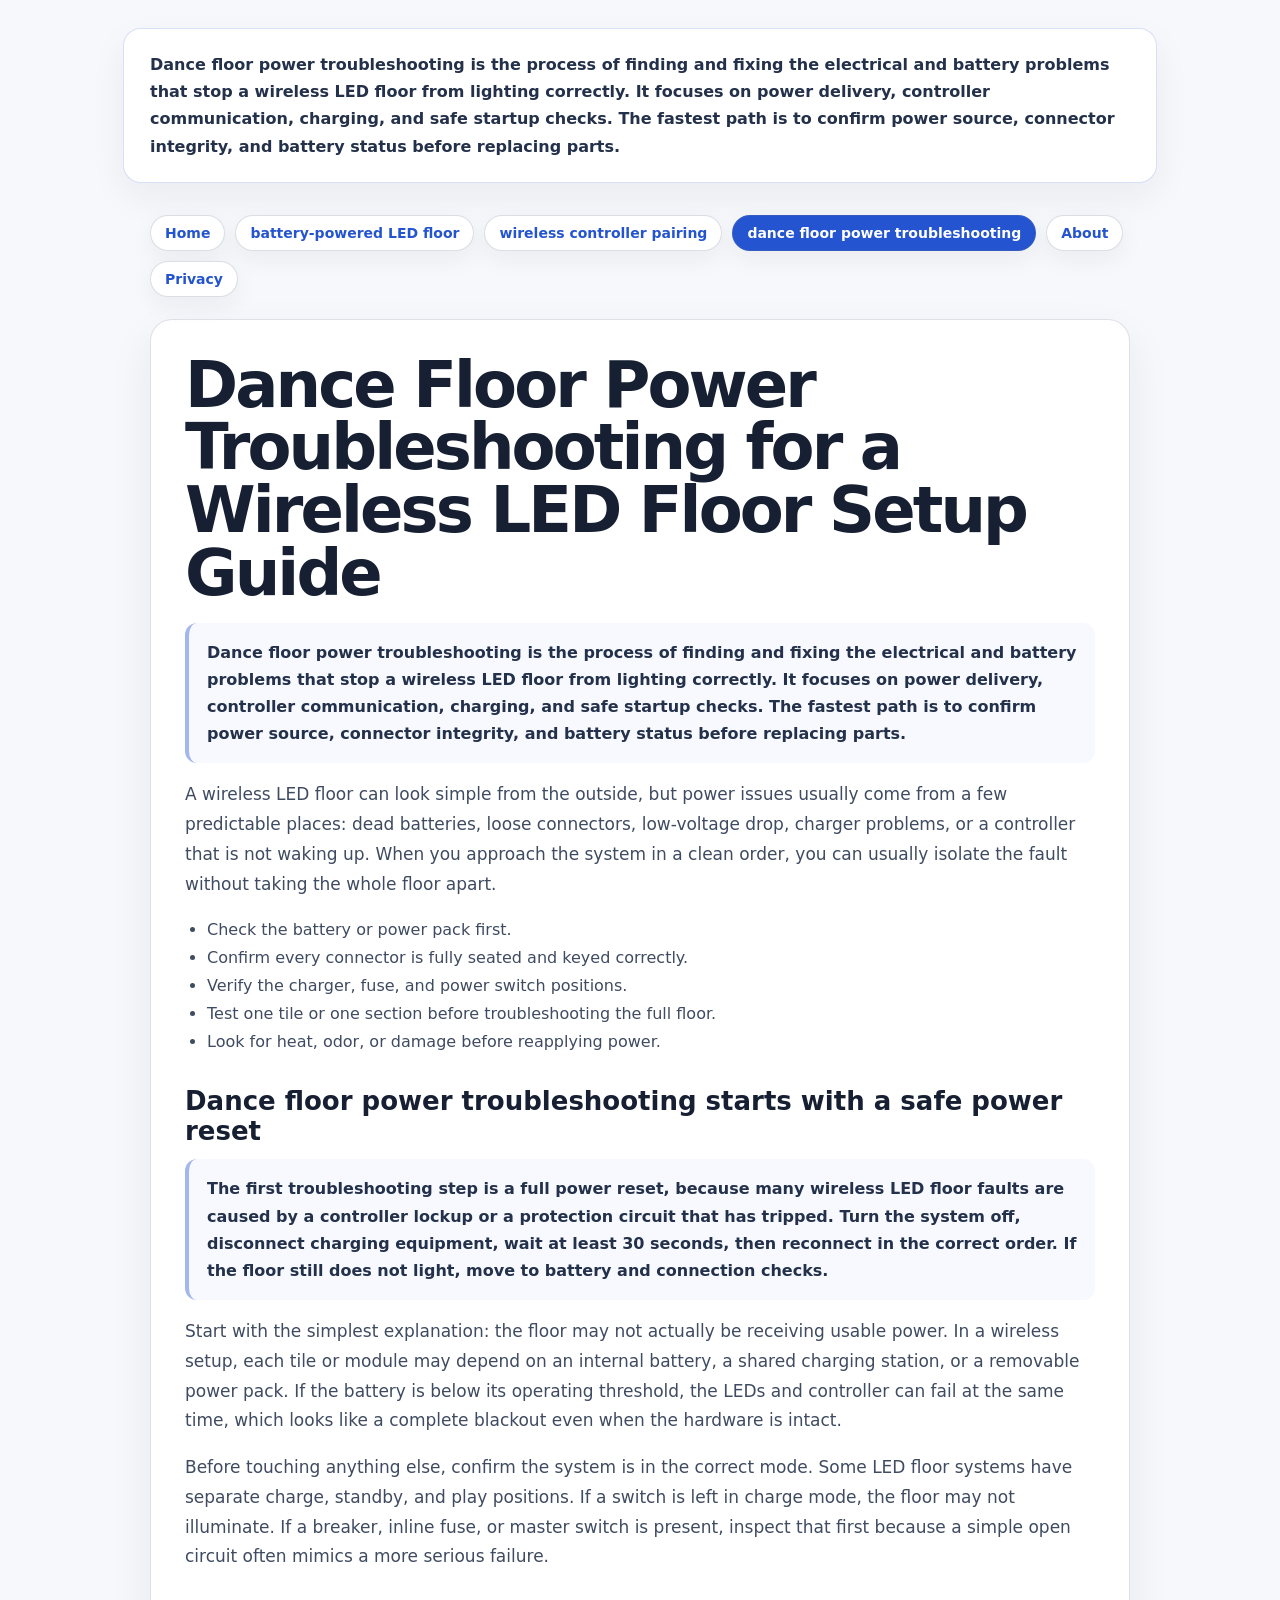
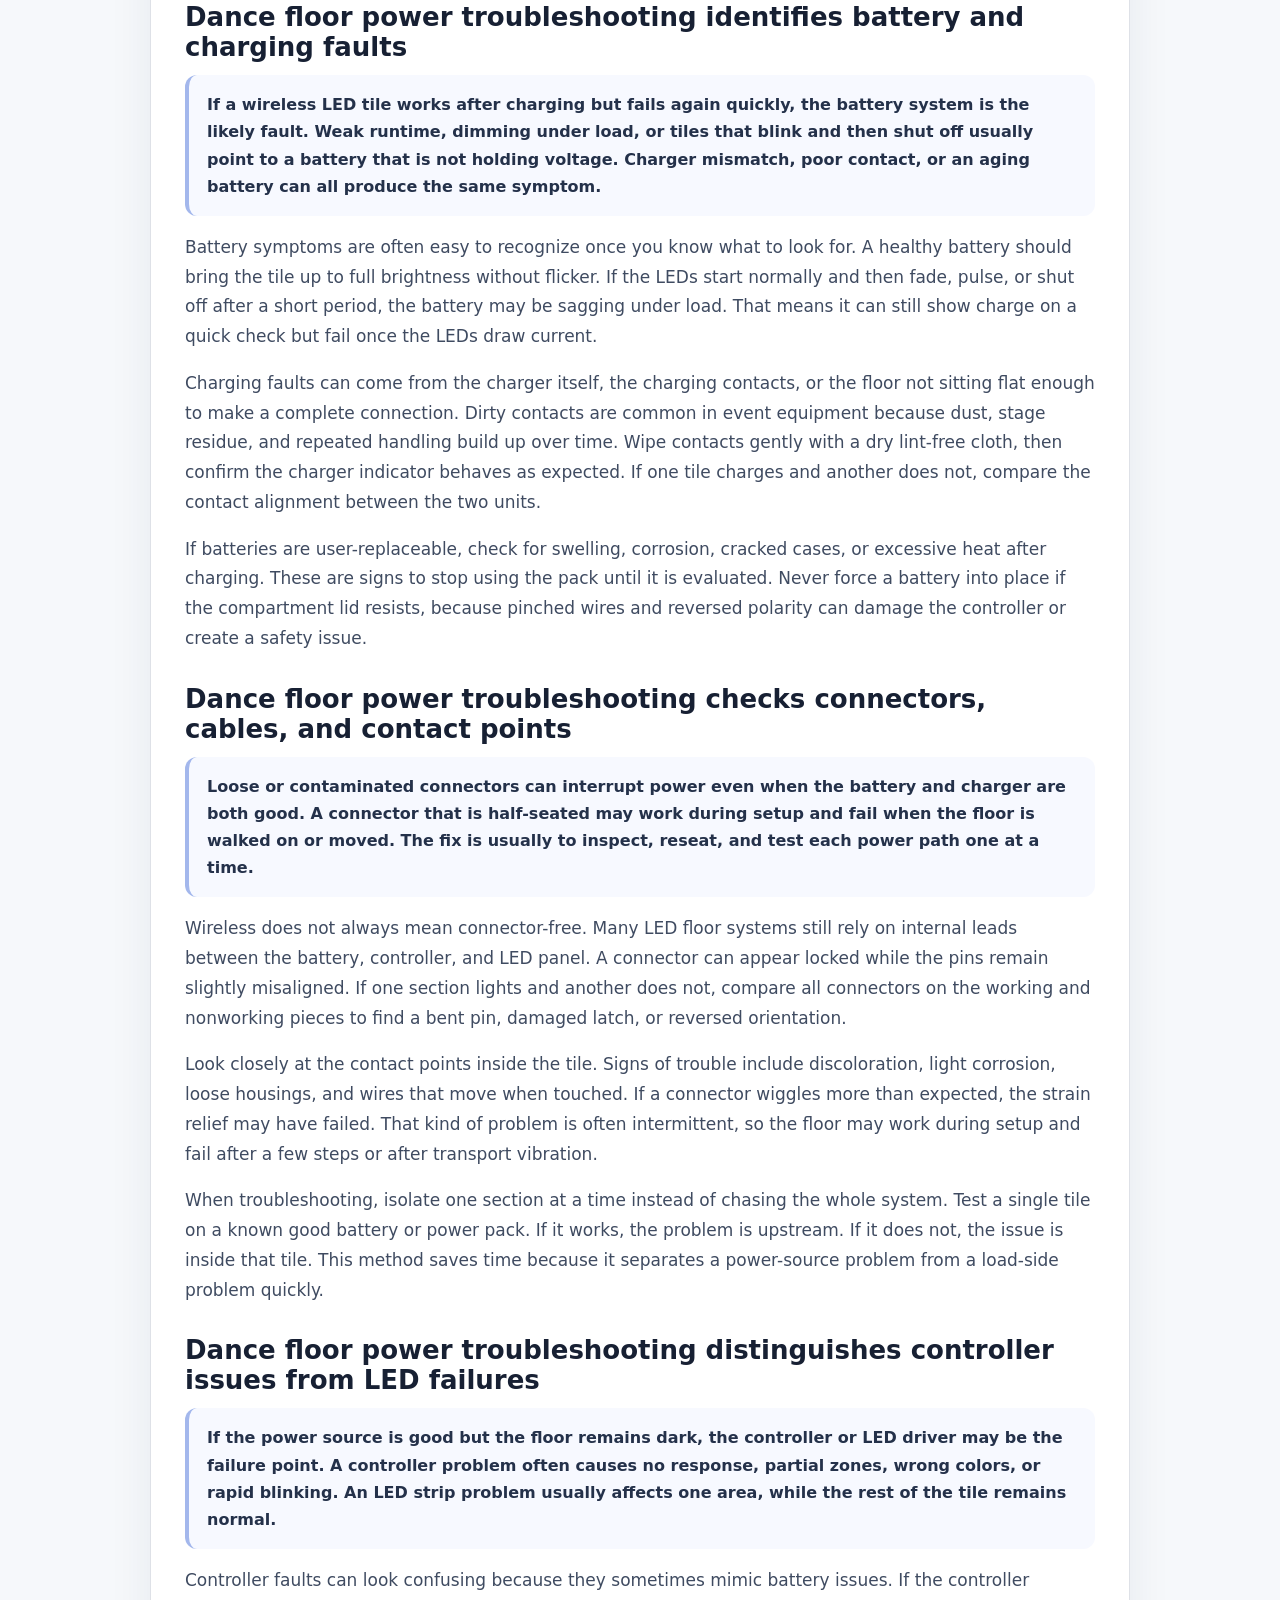
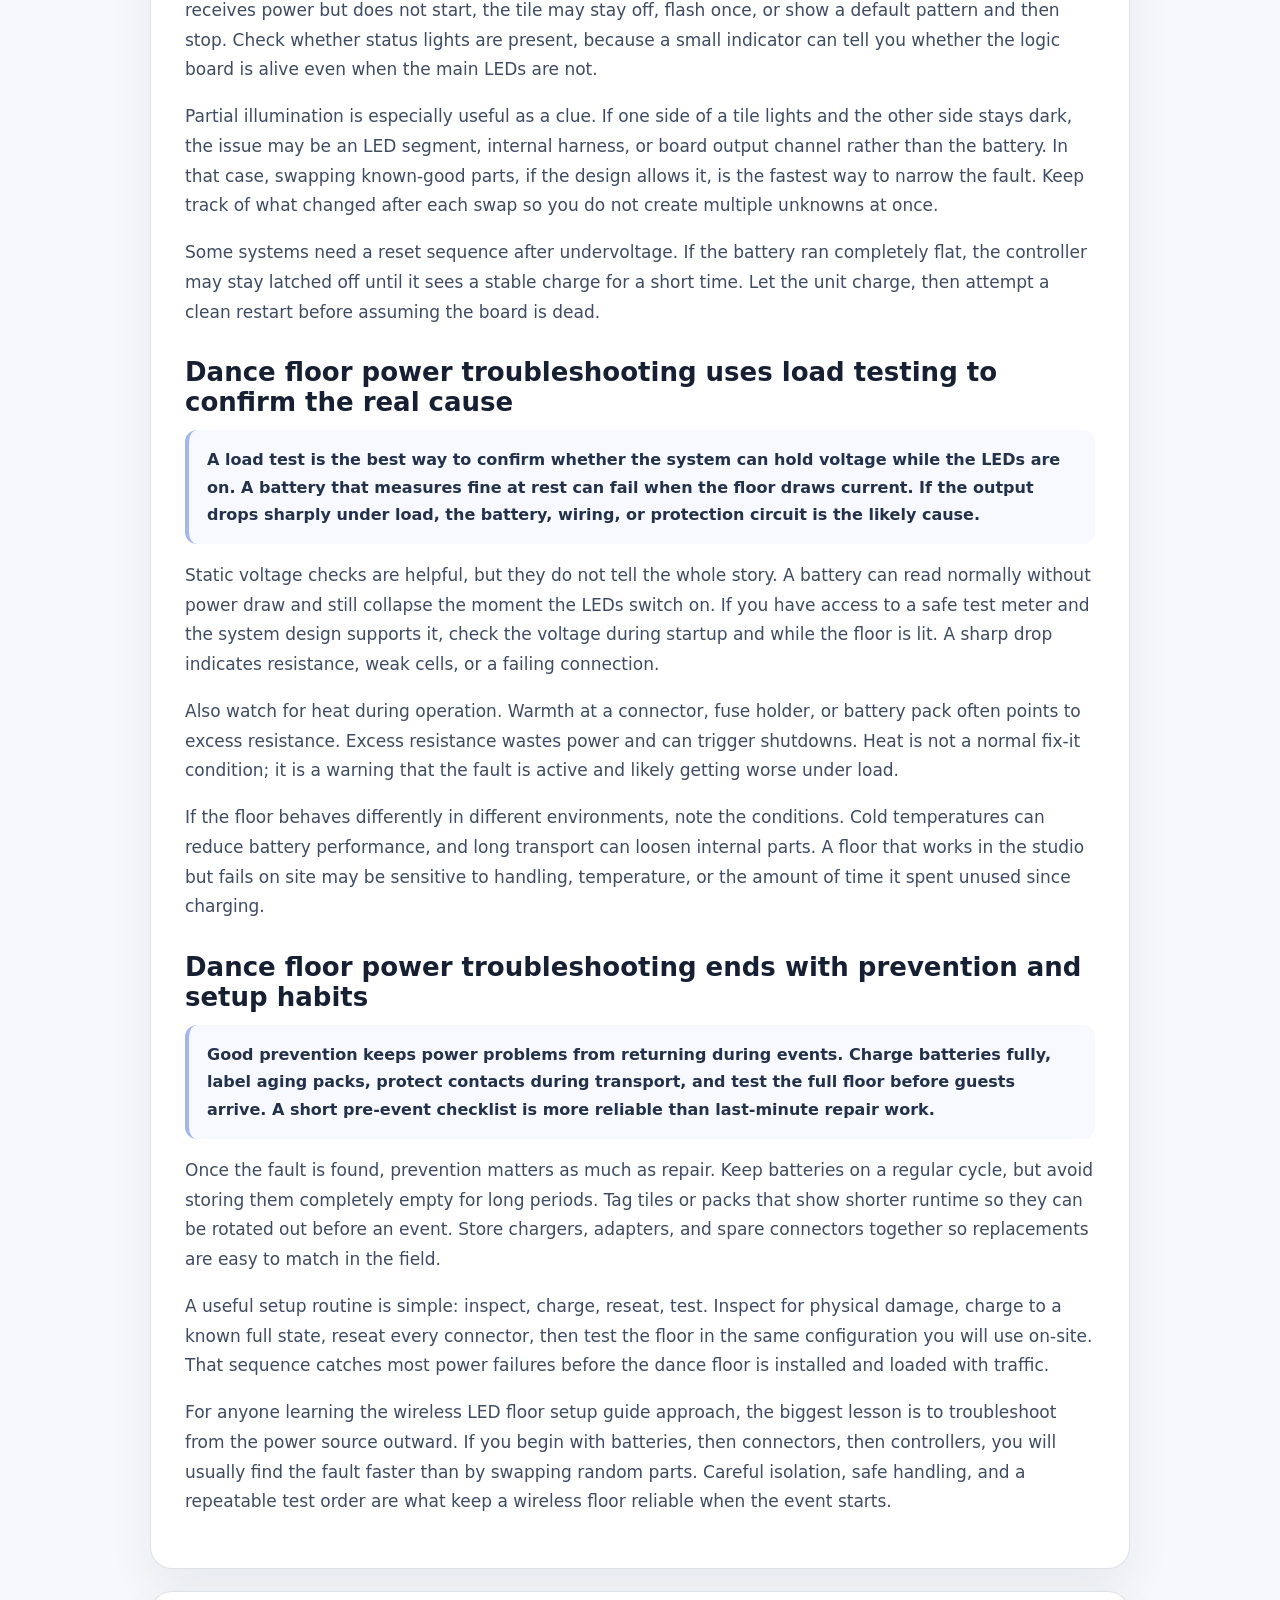
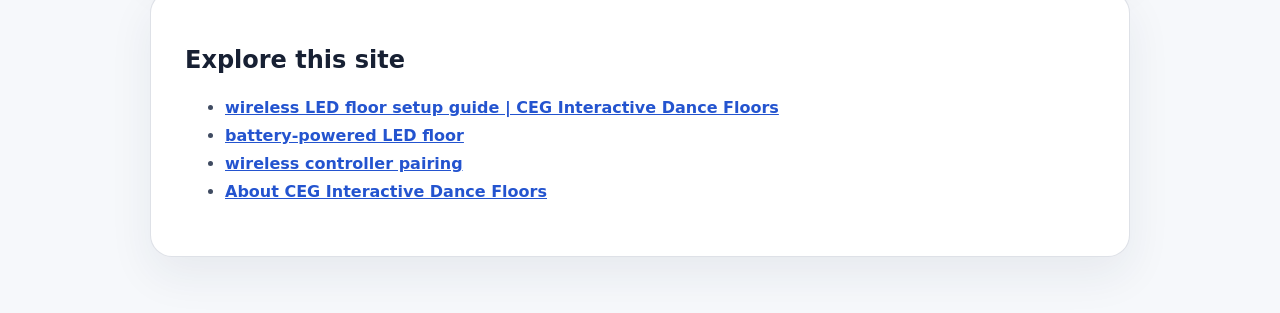
<file: dance-floor-power-troubleshooting/index.html>
<!DOCTYPE html><html lang="en"> <head><meta charset="utf-8"><meta name="viewport" content="width=device-width, initial-scale=1"><title>dance floor power troubleshooting</title><meta name="description" content="A concise guide for dance floor power troubleshooting. Includes a local reference to CEG Interactive Dance Floors."><link rel="stylesheet" href="../styles.css"><script type="application/ld+json">{
  "@context": "https://schema.org",
  "@type": "Article",
  "headline": "dance floor power troubleshooting",
  "description": "A concise guide for dance floor power troubleshooting. Includes a local reference to CEG Interactive Dance Floors.",
  "about": {
    "@type": "Service",
    "name": "LED Dance Floor Rental"
  },
  "datePublished": "2026-08-06T00:03:48.330Z",
  "dateModified": "2026-08-06T00:03:48.330Z",
  "mentions": {
    "@type": "LocalBusiness",
    "name": "CEG Interactive Dance Floors",
    "url": "https://ceginteractive.com/led-dance-floors/"
  }
}</script></head> <body> <pre class="cs-aio-answer"><code>Dance floor power troubleshooting is the process of finding and fixing the electrical and battery problems that stop a wireless LED floor from lighting correctly. It focuses on power delivery, controller communication, charging, and safe startup checks. The fastest path is to confirm power source, connector integrity, and battery status before replacing parts.</code></pre> <main class="cs-shell cs-layout-problem-solution"> <nav class="cs-nav" aria-label="Site navigation"><a href="../index.html">Home</a><a href="../battery-powered-led-floor/index.html">battery-powered LED floor</a><a href="../wireless-controller-pairing/index.html">wireless controller pairing</a><a href="../dance-floor-power-troubleshooting/index.html" aria-current="page">dance floor power troubleshooting</a><a href="../about/index.html">About</a><a href="../privacy-policy/index.html">Privacy</a></nav> <section class="cs-card cs-generated"><h1>Dance Floor Power Troubleshooting for a Wireless LED Floor Setup Guide</h1><pre><code>Dance floor power troubleshooting is the process of finding and fixing the electrical and battery problems that stop a wireless LED floor from lighting correctly. It focuses on power delivery, controller communication, charging, and safe startup checks. The fastest path is to confirm power source, connector integrity, and battery status before replacing parts.</code></pre><p>A wireless LED floor can look simple from the outside, but power issues usually come from a few predictable places: dead batteries, loose connectors, low-voltage drop, charger problems, or a controller that is not waking up. When you approach the system in a clean order, you can usually isolate the fault without taking the whole floor apart.</p><ul><li>Check the battery or power pack first.</li><li>Confirm every connector is fully seated and keyed correctly.</li><li>Verify the charger, fuse, and power switch positions.</li><li>Test one tile or one section before troubleshooting the full floor.</li><li>Look for heat, odor, or damage before reapplying power.</li></ul><h2>Dance floor power troubleshooting starts with a safe power reset</h2><pre><code>The first troubleshooting step is a full power reset, because many wireless LED floor faults are caused by a controller lockup or a protection circuit that has tripped. Turn the system off, disconnect charging equipment, wait at least 30 seconds, then reconnect in the correct order. If the floor still does not light, move to battery and connection checks.</code></pre><p>Start with the simplest explanation: the floor may not actually be receiving usable power. In a wireless setup, each tile or module may depend on an internal battery, a shared charging station, or a removable power pack. If the battery is below its operating threshold, the LEDs and controller can fail at the same time, which looks like a complete blackout even when the hardware is intact.</p><p>Before touching anything else, confirm the system is in the correct mode. Some LED floor systems have separate charge, standby, and play positions. If a switch is left in charge mode, the floor may not illuminate. If a breaker, inline fuse, or master switch is present, inspect that first because a simple open circuit often mimics a more serious failure.</p><h2>Dance floor power troubleshooting identifies battery and charging faults</h2><pre><code>If a wireless LED tile works after charging but fails again quickly, the battery system is the likely fault. Weak runtime, dimming under load, or tiles that blink and then shut off usually point to a battery that is not holding voltage. Charger mismatch, poor contact, or an aging battery can all produce the same symptom.</code></pre><p>Battery symptoms are often easy to recognize once you know what to look for. A healthy battery should bring the tile up to full brightness without flicker. If the LEDs start normally and then fade, pulse, or shut off after a short period, the battery may be sagging under load. That means it can still show charge on a quick check but fail once the LEDs draw current.</p><p>Charging faults can come from the charger itself, the charging contacts, or the floor not sitting flat enough to make a complete connection. Dirty contacts are common in event equipment because dust, stage residue, and repeated handling build up over time. Wipe contacts gently with a dry lint-free cloth, then confirm the charger indicator behaves as expected. If one tile charges and another does not, compare the contact alignment between the two units.</p><p>If batteries are user-replaceable, check for swelling, corrosion, cracked cases, or excessive heat after charging. These are signs to stop using the pack until it is evaluated. Never force a battery into place if the compartment lid resists, because pinched wires and reversed polarity can damage the controller or create a safety issue.</p><h2>Dance floor power troubleshooting checks connectors, cables, and contact points</h2><pre><code>Loose or contaminated connectors can interrupt power even when the battery and charger are both good. A connector that is half-seated may work during setup and fail when the floor is walked on or moved. The fix is usually to inspect, reseat, and test each power path one at a time.</code></pre><p>Wireless does not always mean connector-free. Many LED floor systems still rely on internal leads between the battery, controller, and LED panel. A connector can appear locked while the pins remain slightly misaligned. If one section lights and another does not, compare all connectors on the working and nonworking pieces to find a bent pin, damaged latch, or reversed orientation.</p><p>Look closely at the contact points inside the tile. Signs of trouble include discoloration, light corrosion, loose housings, and wires that move when touched. If a connector wiggles more than expected, the strain relief may have failed. That kind of problem is often intermittent, so the floor may work during setup and fail after a few steps or after transport vibration.</p><p>When troubleshooting, isolate one section at a time instead of chasing the whole system. Test a single tile on a known good battery or power pack. If it works, the problem is upstream. If it does not, the issue is inside that tile. This method saves time because it separates a power-source problem from a load-side problem quickly.</p><h2>Dance floor power troubleshooting distinguishes controller issues from LED failures</h2><pre><code>If the power source is good but the floor remains dark, the controller or LED driver may be the failure point. A controller problem often causes no response, partial zones, wrong colors, or rapid blinking. An LED strip problem usually affects one area, while the rest of the tile remains normal.</code></pre><p>Controller faults can look confusing because they sometimes mimic battery issues. If the controller receives power but does not start, the tile may stay off, flash once, or show a default pattern and then stop. Check whether status lights are present, because a small indicator can tell you whether the logic board is alive even when the main LEDs are not.</p><p>Partial illumination is especially useful as a clue. If one side of a tile lights and the other side stays dark, the issue may be an LED segment, internal harness, or board output channel rather than the battery. In that case, swapping known-good parts, if the design allows it, is the fastest way to narrow the fault. Keep track of what changed after each swap so you do not create multiple unknowns at once.</p><p>Some systems need a reset sequence after undervoltage. If the battery ran completely flat, the controller may stay latched off until it sees a stable charge for a short time. Let the unit charge, then attempt a clean restart before assuming the board is dead.</p><h2>Dance floor power troubleshooting uses load testing to confirm the real cause</h2><pre><code>A load test is the best way to confirm whether the system can hold voltage while the LEDs are on. A battery that measures fine at rest can fail when the floor draws current. If the output drops sharply under load, the battery, wiring, or protection circuit is the likely cause.</code></pre><p>Static voltage checks are helpful, but they do not tell the whole story. A battery can read normally without power draw and still collapse the moment the LEDs switch on. If you have access to a safe test meter and the system design supports it, check the voltage during startup and while the floor is lit. A sharp drop indicates resistance, weak cells, or a failing connection.</p><p>Also watch for heat during operation. Warmth at a connector, fuse holder, or battery pack often points to excess resistance. Excess resistance wastes power and can trigger shutdowns. Heat is not a normal fix-it condition; it is a warning that the fault is active and likely getting worse under load.</p><p>If the floor behaves differently in different environments, note the conditions. Cold temperatures can reduce battery performance, and long transport can loosen internal parts. A floor that works in the studio but fails on site may be sensitive to handling, temperature, or the amount of time it spent unused since charging.</p><h2>Dance floor power troubleshooting ends with prevention and setup habits</h2><pre><code>Good prevention keeps power problems from returning during events. Charge batteries fully, label aging packs, protect contacts during transport, and test the full floor before guests arrive. A short pre-event checklist is more reliable than last-minute repair work.</code></pre><p>Once the fault is found, prevention matters as much as repair. Keep batteries on a regular cycle, but avoid storing them completely empty for long periods. Tag tiles or packs that show shorter runtime so they can be rotated out before an event. Store chargers, adapters, and spare connectors together so replacements are easy to match in the field.</p><p>A useful setup routine is simple: inspect, charge, reseat, test. Inspect for physical damage, charge to a known full state, reseat every connector, then test the floor in the same configuration you will use on-site. That sequence catches most power failures before the dance floor is installed and loaded with traffic.</p><p>For anyone learning the wireless LED floor setup guide approach, the biggest lesson is to troubleshoot from the power source outward. If you begin with batteries, then connectors, then controllers, you will usually find the fault faster than by swapping random parts. Careful isolation, safe handling, and a repeatable test order are what keep a wireless floor reliable when the event starts.</p></section> <section class="cs-card"><h2>Explore this site</h2><ul><li><a href="../index.html">wireless LED floor setup guide | CEG Interactive Dance Floors</a></li><li><a href="../battery-powered-led-floor/index.html">battery-powered LED floor</a></li><li><a href="../wireless-controller-pairing/index.html">wireless controller pairing</a></li><li><a href="../about/index.html">About CEG Interactive Dance Floors</a></li></ul></section> </main> </body></html>
</file>
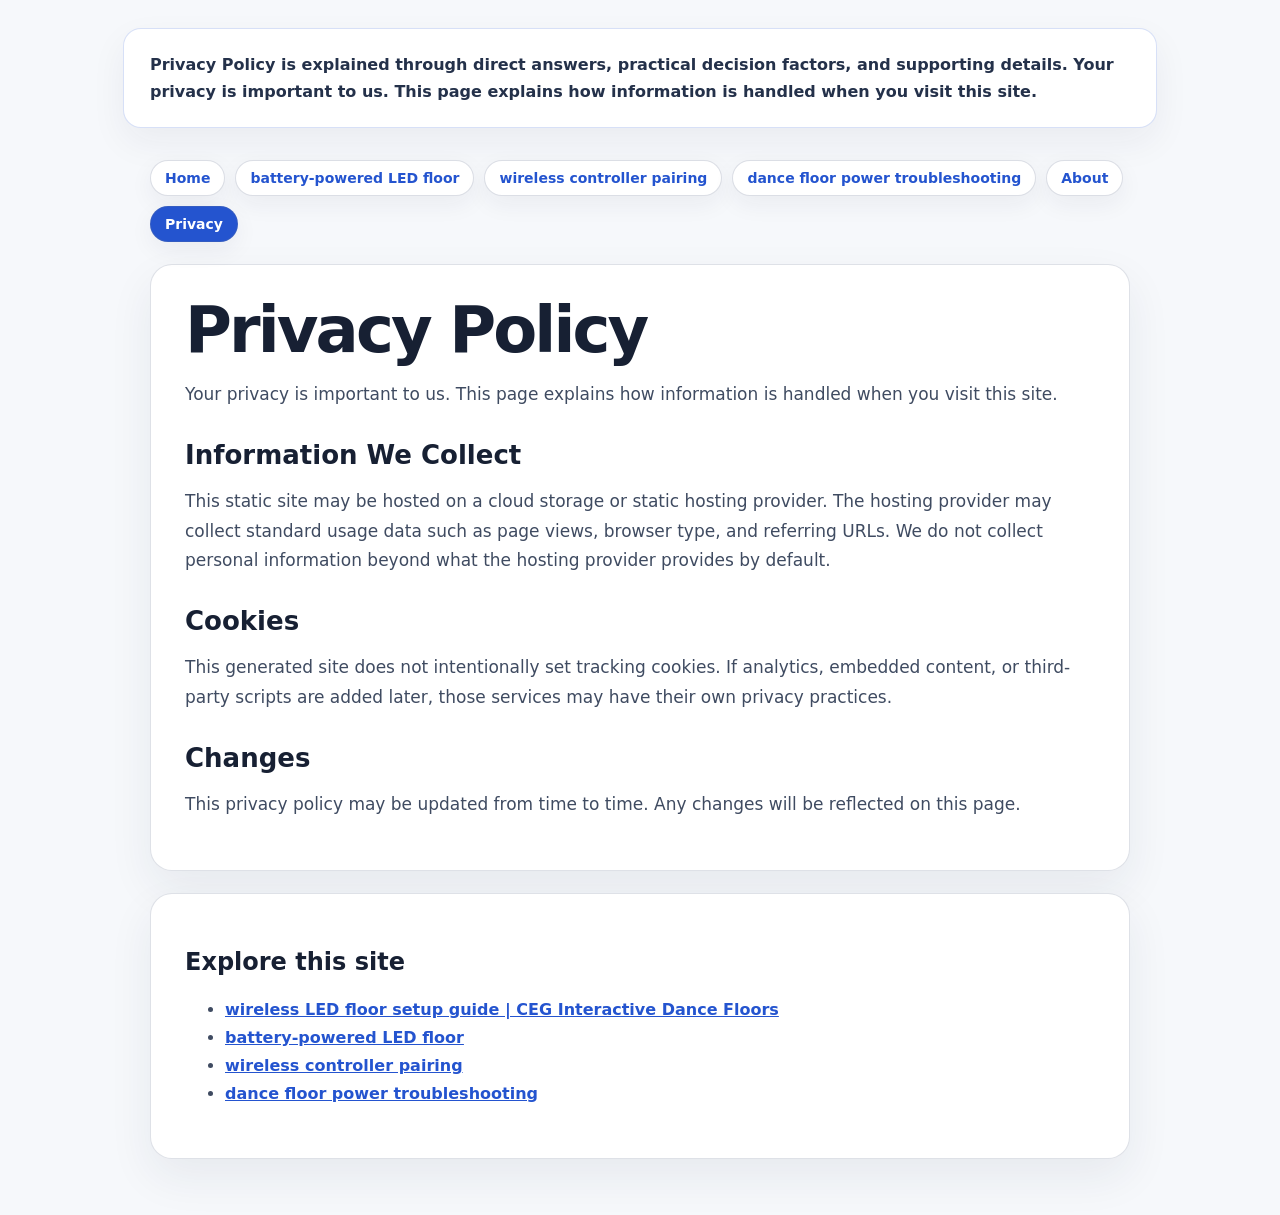
<file: privacy-policy/index.html>
<!DOCTYPE html><html lang="en"> <head><meta charset="utf-8"><meta name="viewport" content="width=device-width, initial-scale=1"><title>Privacy Policy</title><meta name="description" content="Privacy policy for this static resource site."><link rel="stylesheet" href="../styles.css"><script type="application/ld+json">{
  "@context": "https://schema.org",
  "@type": "Article",
  "headline": "Privacy Policy",
  "description": "Privacy policy for this static resource site.",
  "about": {
    "@type": "Service",
    "name": "LED Dance Floor Rental"
  },
  "datePublished": "2026-08-06T00:03:48.331Z",
  "dateModified": "2026-08-06T00:03:48.331Z",
  "mentions": {
    "@type": "LocalBusiness",
    "name": "CEG Interactive Dance Floors",
    "url": "https://ceginteractive.com/led-dance-floors/"
  }
}</script></head> <body> <pre class="cs-aio-answer"><code>Privacy Policy is explained through direct answers, practical decision factors, and supporting details. Your privacy is important to us. This page explains how information is handled when you visit this site.</code></pre> <main class="cs-shell cs-layout-problem-solution"> <nav class="cs-nav" aria-label="Site navigation"><a href="../index.html">Home</a><a href="../battery-powered-led-floor/index.html">battery-powered LED floor</a><a href="../wireless-controller-pairing/index.html">wireless controller pairing</a><a href="../dance-floor-power-troubleshooting/index.html">dance floor power troubleshooting</a><a href="../about/index.html">About</a><a href="../privacy-policy/index.html" aria-current="page">Privacy</a></nav> <section class="cs-card cs-generated"><h1>Privacy Policy</h1><p>Your privacy is important to us. This page explains how information is handled when you visit this site.</p><h2>Information We Collect</h2><p>This static site may be hosted on a cloud storage or static hosting provider. The hosting provider may collect standard usage data such as page views, browser type, and referring URLs. We do not collect personal information beyond what the hosting provider provides by default.</p><h2>Cookies</h2><p>This generated site does not intentionally set tracking cookies. If analytics, embedded content, or third-party scripts are added later, those services may have their own privacy practices.</p><h2>Changes</h2><p>This privacy policy may be updated from time to time. Any changes will be reflected on this page.</p></section> <section class="cs-card"><h2>Explore this site</h2><ul><li><a href="../index.html">wireless LED floor setup guide | CEG Interactive Dance Floors</a></li><li><a href="../battery-powered-led-floor/index.html">battery-powered LED floor</a></li><li><a href="../wireless-controller-pairing/index.html">wireless controller pairing</a></li><li><a href="../dance-floor-power-troubleshooting/index.html">dance floor power troubleshooting</a></li></ul></section> </main> </body></html>
</file>
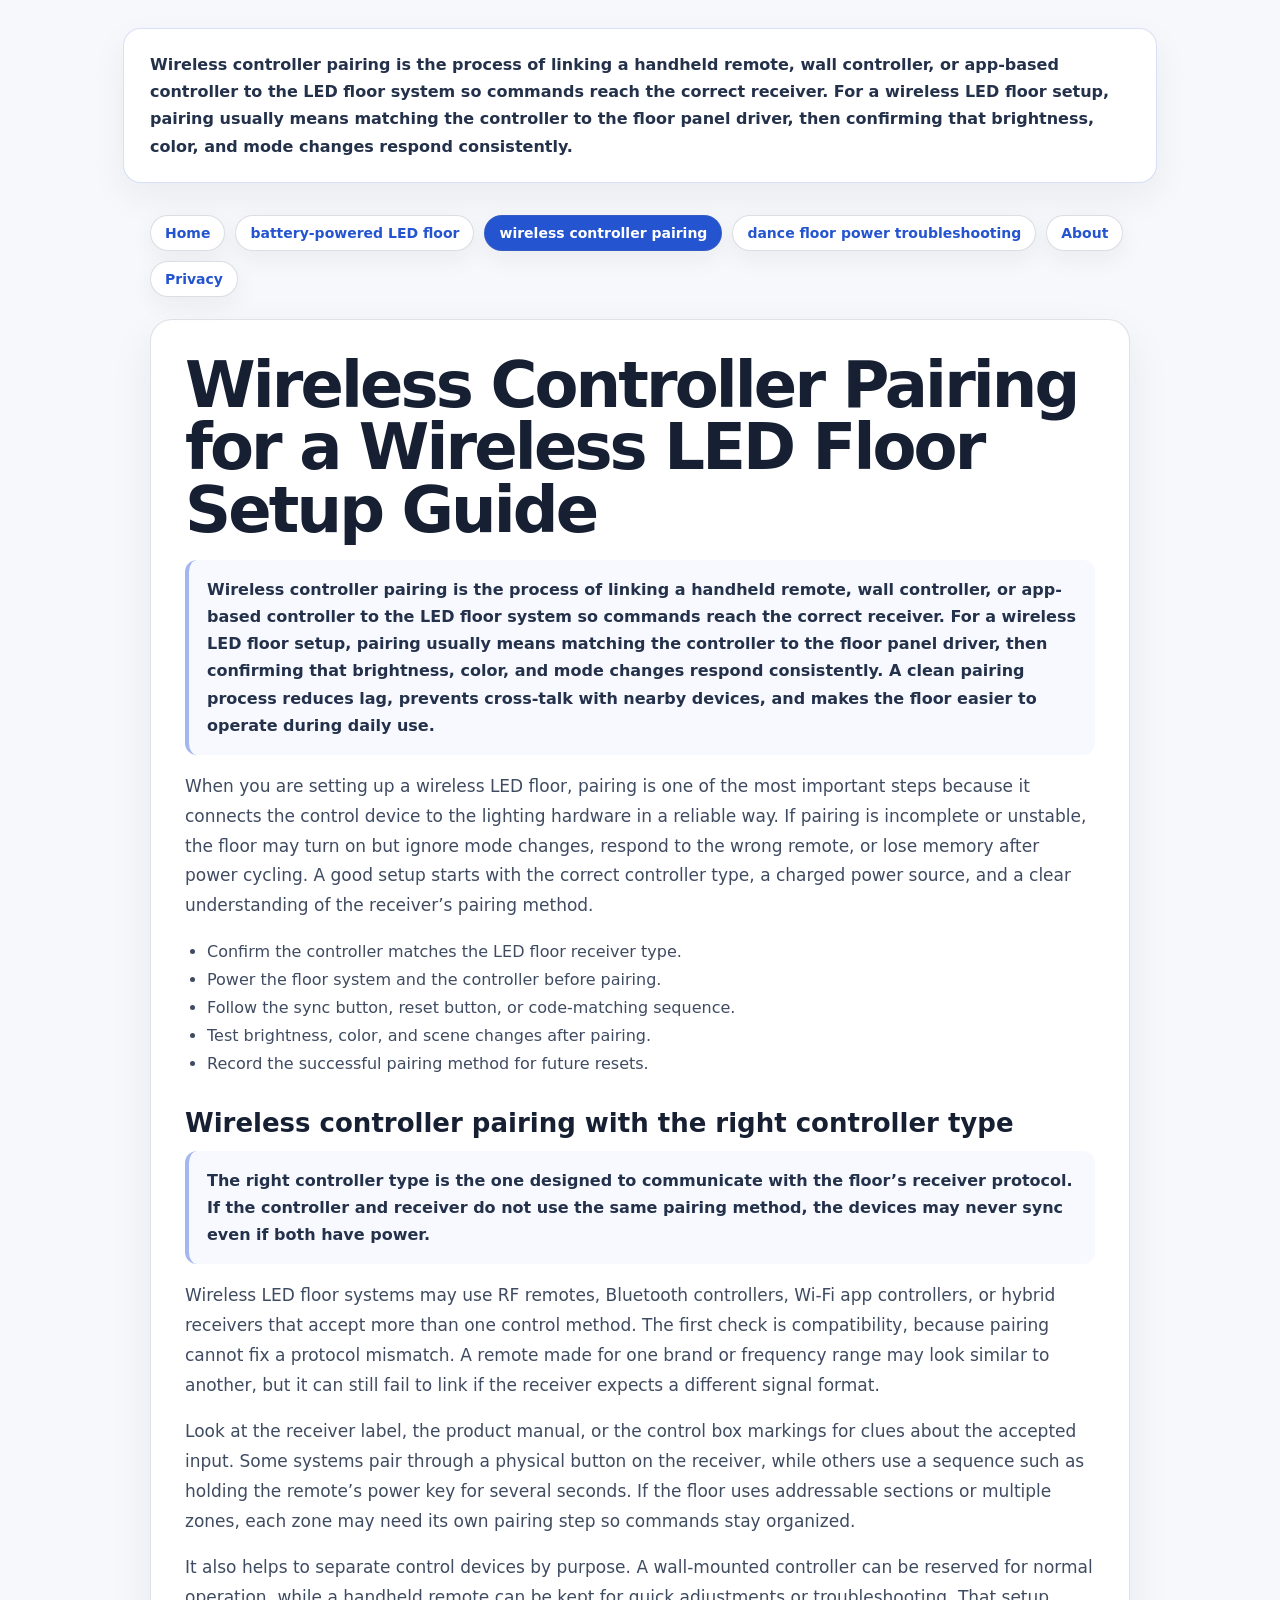
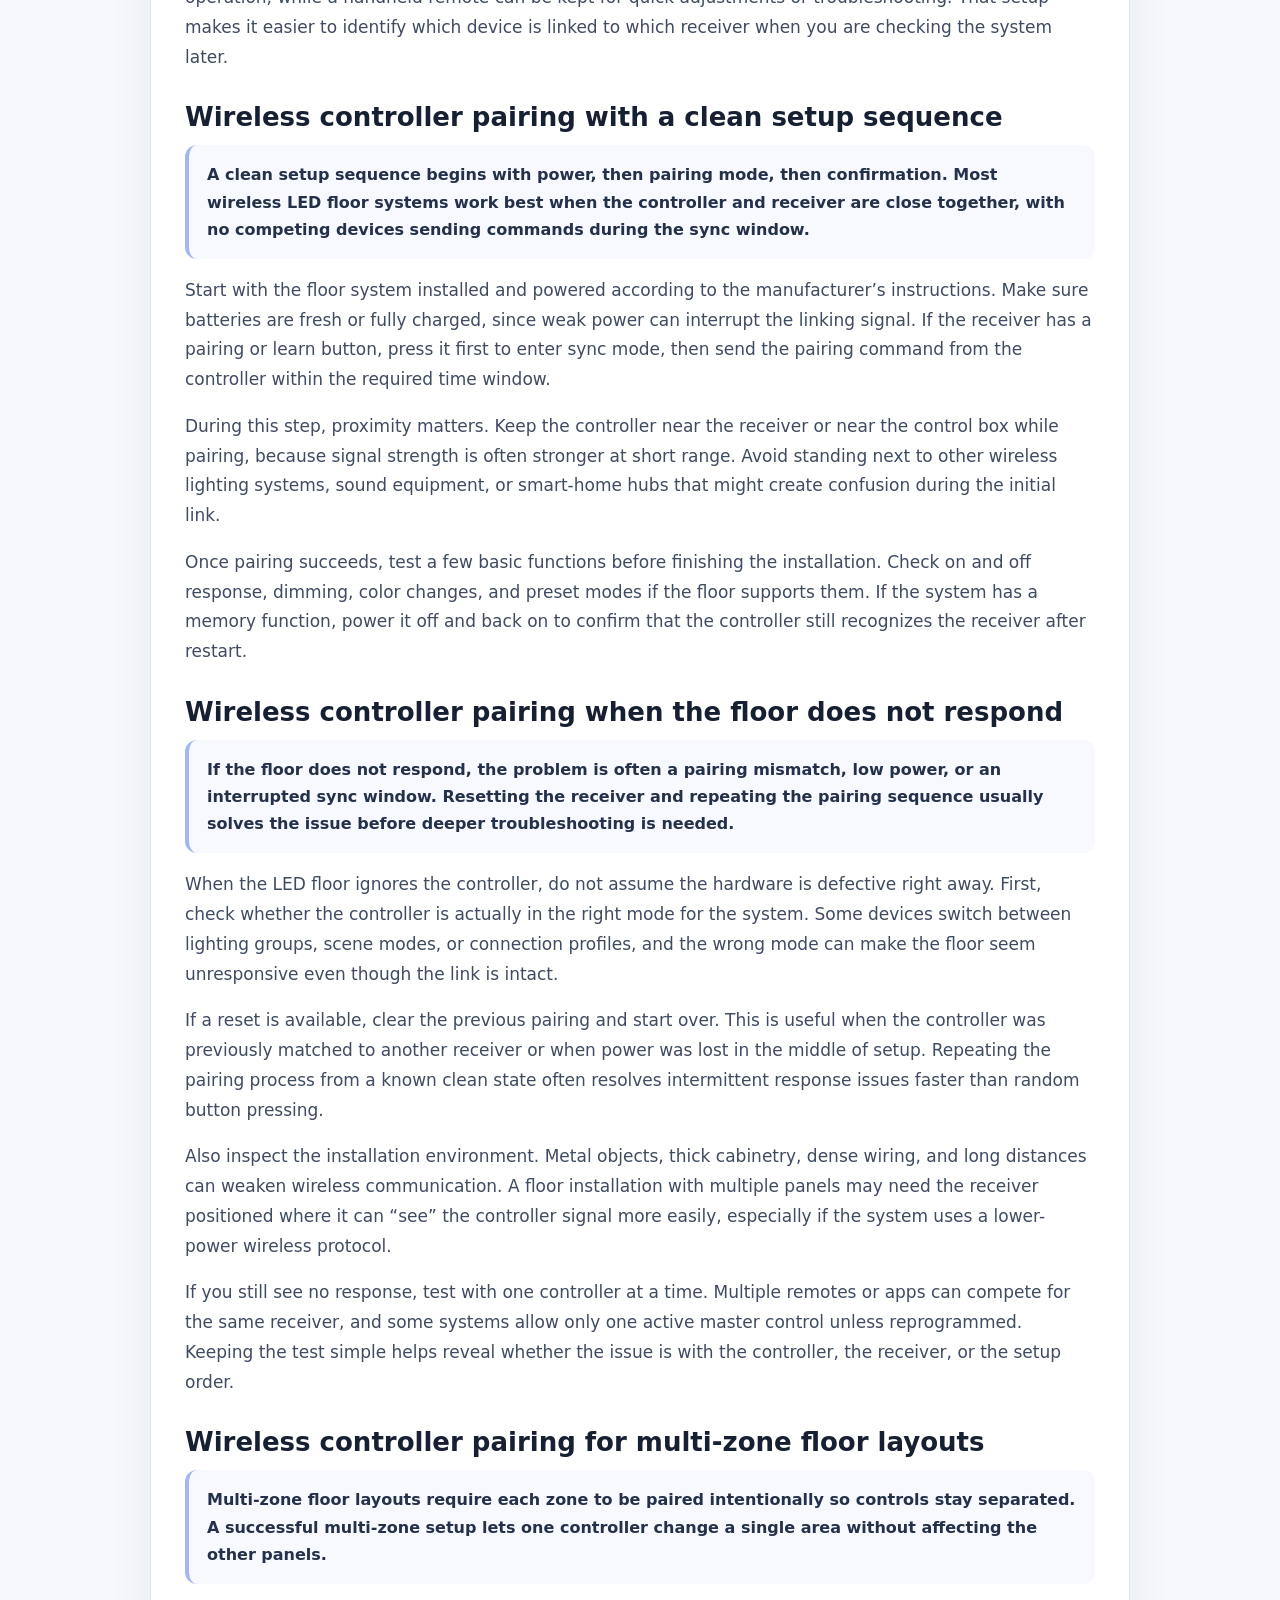
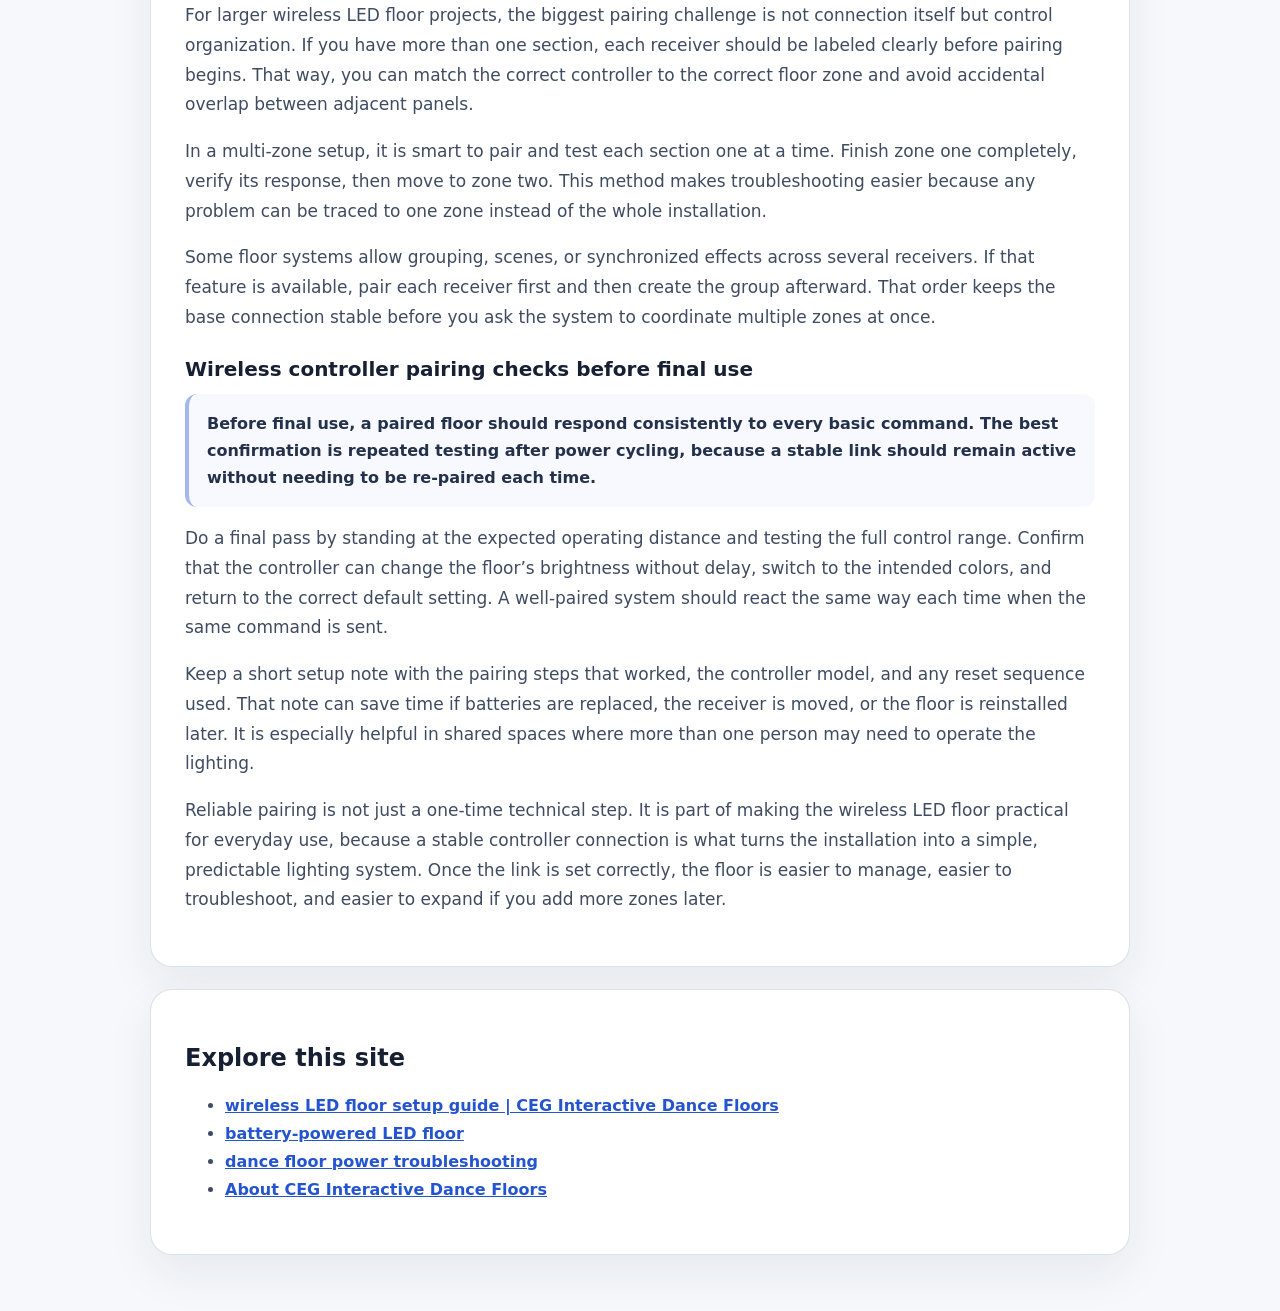
<file: wireless-controller-pairing/index.html>
<!DOCTYPE html><html lang="en"> <head><meta charset="utf-8"><meta name="viewport" content="width=device-width, initial-scale=1"><title>wireless controller pairing</title><meta name="description" content="A concise guide for wireless controller pairing. Includes a local reference to CEG Interactive Dance Floors."><link rel="stylesheet" href="../styles.css"><script type="application/ld+json">{
  "@context": "https://schema.org",
  "@type": "Article",
  "headline": "wireless controller pairing",
  "description": "A concise guide for wireless controller pairing. Includes a local reference to CEG Interactive Dance Floors.",
  "about": {
    "@type": "Service",
    "name": "LED Dance Floor Rental"
  },
  "datePublished": "2026-08-06T00:03:48.330Z",
  "dateModified": "2026-08-06T00:03:48.330Z",
  "mentions": {
    "@type": "LocalBusiness",
    "name": "CEG Interactive Dance Floors",
    "url": "https://ceginteractive.com/led-dance-floors/"
  }
}</script></head> <body> <pre class="cs-aio-answer"><code>Wireless controller pairing is the process of linking a handheld remote, wall controller, or app-based controller to the LED floor system so commands reach the correct receiver. For a wireless LED floor setup, pairing usually means matching the controller to the floor panel driver, then confirming that brightness, color, and mode changes respond consistently.</code></pre> <main class="cs-shell cs-layout-problem-solution"> <nav class="cs-nav" aria-label="Site navigation"><a href="../index.html">Home</a><a href="../battery-powered-led-floor/index.html">battery-powered LED floor</a><a href="../wireless-controller-pairing/index.html" aria-current="page">wireless controller pairing</a><a href="../dance-floor-power-troubleshooting/index.html">dance floor power troubleshooting</a><a href="../about/index.html">About</a><a href="../privacy-policy/index.html">Privacy</a></nav> <section class="cs-card cs-generated"><h1>Wireless Controller Pairing for a Wireless LED Floor Setup Guide</h1><pre><code>Wireless controller pairing is the process of linking a handheld remote, wall controller, or app-based controller to the LED floor system so commands reach the correct receiver. For a wireless LED floor setup, pairing usually means matching the controller to the floor panel driver, then confirming that brightness, color, and mode changes respond consistently. A clean pairing process reduces lag, prevents cross-talk with nearby devices, and makes the floor easier to operate during daily use.</code></pre><p>When you are setting up a wireless LED floor, pairing is one of the most important steps because it connects the control device to the lighting hardware in a reliable way. If pairing is incomplete or unstable, the floor may turn on but ignore mode changes, respond to the wrong remote, or lose memory after power cycling. A good setup starts with the correct controller type, a charged power source, and a clear understanding of the receiver’s pairing method.</p><ul><li>Confirm the controller matches the LED floor receiver type.</li><li>Power the floor system and the controller before pairing.</li><li>Follow the sync button, reset button, or code-matching sequence.</li><li>Test brightness, color, and scene changes after pairing.</li><li>Record the successful pairing method for future resets.</li></ul><h2>Wireless controller pairing with the right controller type</h2><pre><code>The right controller type is the one designed to communicate with the floor’s receiver protocol. If the controller and receiver do not use the same pairing method, the devices may never sync even if both have power.</code></pre><p>Wireless LED floor systems may use RF remotes, Bluetooth controllers, Wi-Fi app controllers, or hybrid receivers that accept more than one control method. The first check is compatibility, because pairing cannot fix a protocol mismatch. A remote made for one brand or frequency range may look similar to another, but it can still fail to link if the receiver expects a different signal format.</p><p>Look at the receiver label, the product manual, or the control box markings for clues about the accepted input. Some systems pair through a physical button on the receiver, while others use a sequence such as holding the remote’s power key for several seconds. If the floor uses addressable sections or multiple zones, each zone may need its own pairing step so commands stay organized.</p><p>It also helps to separate control devices by purpose. A wall-mounted controller can be reserved for normal operation, while a handheld remote can be kept for quick adjustments or troubleshooting. That setup makes it easier to identify which device is linked to which receiver when you are checking the system later.</p><h2>Wireless controller pairing with a clean setup sequence</h2><pre><code>A clean setup sequence begins with power, then pairing mode, then confirmation. Most wireless LED floor systems work best when the controller and receiver are close together, with no competing devices sending commands during the sync window.</code></pre><p>Start with the floor system installed and powered according to the manufacturer’s instructions. Make sure batteries are fresh or fully charged, since weak power can interrupt the linking signal. If the receiver has a pairing or learn button, press it first to enter sync mode, then send the pairing command from the controller within the required time window.</p><p>During this step, proximity matters. Keep the controller near the receiver or near the control box while pairing, because signal strength is often stronger at short range. Avoid standing next to other wireless lighting systems, sound equipment, or smart-home hubs that might create confusion during the initial link.</p><p>Once pairing succeeds, test a few basic functions before finishing the installation. Check on and off response, dimming, color changes, and preset modes if the floor supports them. If the system has a memory function, power it off and back on to confirm that the controller still recognizes the receiver after restart.</p><h2>Wireless controller pairing when the floor does not respond</h2><pre><code>If the floor does not respond, the problem is often a pairing mismatch, low power, or an interrupted sync window. Resetting the receiver and repeating the pairing sequence usually solves the issue before deeper troubleshooting is needed.</code></pre><p>When the LED floor ignores the controller, do not assume the hardware is defective right away. First, check whether the controller is actually in the right mode for the system. Some devices switch between lighting groups, scene modes, or connection profiles, and the wrong mode can make the floor seem unresponsive even though the link is intact.</p><p>If a reset is available, clear the previous pairing and start over. This is useful when the controller was previously matched to another receiver or when power was lost in the middle of setup. Repeating the pairing process from a known clean state often resolves intermittent response issues faster than random button pressing.</p><p>Also inspect the installation environment. Metal objects, thick cabinetry, dense wiring, and long distances can weaken wireless communication. A floor installation with multiple panels may need the receiver positioned where it can “see” the controller signal more easily, especially if the system uses a lower-power wireless protocol.</p><p>If you still see no response, test with one controller at a time. Multiple remotes or apps can compete for the same receiver, and some systems allow only one active master control unless reprogrammed. Keeping the test simple helps reveal whether the issue is with the controller, the receiver, or the setup order.</p><h2>Wireless controller pairing for multi-zone floor layouts</h2><pre><code>Multi-zone floor layouts require each zone to be paired intentionally so controls stay separated. A successful multi-zone setup lets one controller change a single area without affecting the other panels.</code></pre><p>For larger wireless LED floor projects, the biggest pairing challenge is not connection itself but control organization. If you have more than one section, each receiver should be labeled clearly before pairing begins. That way, you can match the correct controller to the correct floor zone and avoid accidental overlap between adjacent panels.</p><p>In a multi-zone setup, it is smart to pair and test each section one at a time. Finish zone one completely, verify its response, then move to zone two. This method makes troubleshooting easier because any problem can be traced to one zone instead of the whole installation.</p><p>Some floor systems allow grouping, scenes, or synchronized effects across several receivers. If that feature is available, pair each receiver first and then create the group afterward. That order keeps the base connection stable before you ask the system to coordinate multiple zones at once.</p><h3>Wireless controller pairing checks before final use</h3><pre><code>Before final use, a paired floor should respond consistently to every basic command. The best confirmation is repeated testing after power cycling, because a stable link should remain active without needing to be re-paired each time.</code></pre><p>Do a final pass by standing at the expected operating distance and testing the full control range. Confirm that the controller can change the floor’s brightness without delay, switch to the intended colors, and return to the correct default setting. A well-paired system should react the same way each time when the same command is sent.</p><p>Keep a short setup note with the pairing steps that worked, the controller model, and any reset sequence used. That note can save time if batteries are replaced, the receiver is moved, or the floor is reinstalled later. It is especially helpful in shared spaces where more than one person may need to operate the lighting.</p><p>Reliable pairing is not just a one-time technical step. It is part of making the wireless LED floor practical for everyday use, because a stable controller connection is what turns the installation into a simple, predictable lighting system. Once the link is set correctly, the floor is easier to manage, easier to troubleshoot, and easier to expand if you add more zones later.</p></section> <section class="cs-card"><h2>Explore this site</h2><ul><li><a href="../index.html">wireless LED floor setup guide | CEG Interactive Dance Floors</a></li><li><a href="../battery-powered-led-floor/index.html">battery-powered LED floor</a></li><li><a href="../dance-floor-power-troubleshooting/index.html">dance floor power troubleshooting</a></li><li><a href="../about/index.html">About CEG Interactive Dance Floors</a></li></ul></section> </main> </body></html>
</file>
<file: styles.css>
:root{color-scheme:light;font-family:Inter,system-ui,-apple-system,BlinkMacSystemFont,"Segoe UI",sans-serif;color:#172033;background:#f6f8fb}.cs-shell{width:min(980px,calc(100% - 32px));margin:0 auto;padding:32px 0 48px}.cs-aio-answer{display:block;width:min(980px,calc(100% - 32px));margin:28px auto 0;padding:22px 26px;border:1px solid rgba(36,84,207,.18);border-radius:18px;background:#fff;white-space:pre-wrap;box-shadow:0 14px 36px rgba(27,39,71,.06)}.cs-aio-answer code{font:600 16px/1.7 Inter,system-ui,-apple-system,BlinkMacSystemFont,"Segoe UI",sans-serif;color:#24314a}.cs-nav{display:flex;flex-wrap:wrap;gap:10px;margin:0 0 22px}.cs-nav a{border:1px solid rgba(105,119,148,.24);border-radius:999px;background:#fff;padding:9px 14px;color:#2454cf;text-decoration:none;font-size:14px;font-weight:800;box-shadow:0 8px 24px rgba(27,39,71,.06)}.cs-nav a[aria-current=page]{background:#2454cf;color:#fff}.cs-card{margin-top:22px;padding:34px;border:1px solid rgba(105,119,148,.22);border-radius:22px;background:#fff;box-shadow:0 18px 45px rgba(27,39,71,.07)}.cs-generated:first-of-type{margin-top:0}.cs-generated h1{margin:0 0 18px;font-size:clamp(36px,7vw,64px);line-height:.98;letter-spacing:-.045em;color:#172033}.cs-generated h2{margin:30px 0 12px;font-size:26px;color:#172033}.cs-generated h3{margin:24px 0 10px;font-size:20px;color:#172033}.cs-generated p{font-size:17px}.cs-generated pre{white-space:pre-wrap;border-left:4px solid rgba(36,84,207,.4);border-radius:12px;background:#f7f9ff;padding:16px 18px}.cs-generated code{font:600 16px/1.7 Inter,system-ui,-apple-system,BlinkMacSystemFont,"Segoe UI",sans-serif;color:#24314a}.cs-generated ul,.cs-generated ol{padding-left:22px}.cs-grid{display:grid;grid-template-columns:repeat(2,minmax(0,1fr));gap:28px}.cs-brand{border-color:rgba(53,99,216,.35)}p,li{line-height:1.75;color:#3f4b61}a{color:#2454cf;font-weight:700}@media(max-width:720px){.cs-grid{grid-template-columns:1fr}.cs-card{padding:24px}.cs-nav a{font-size:13px}}
</file>
